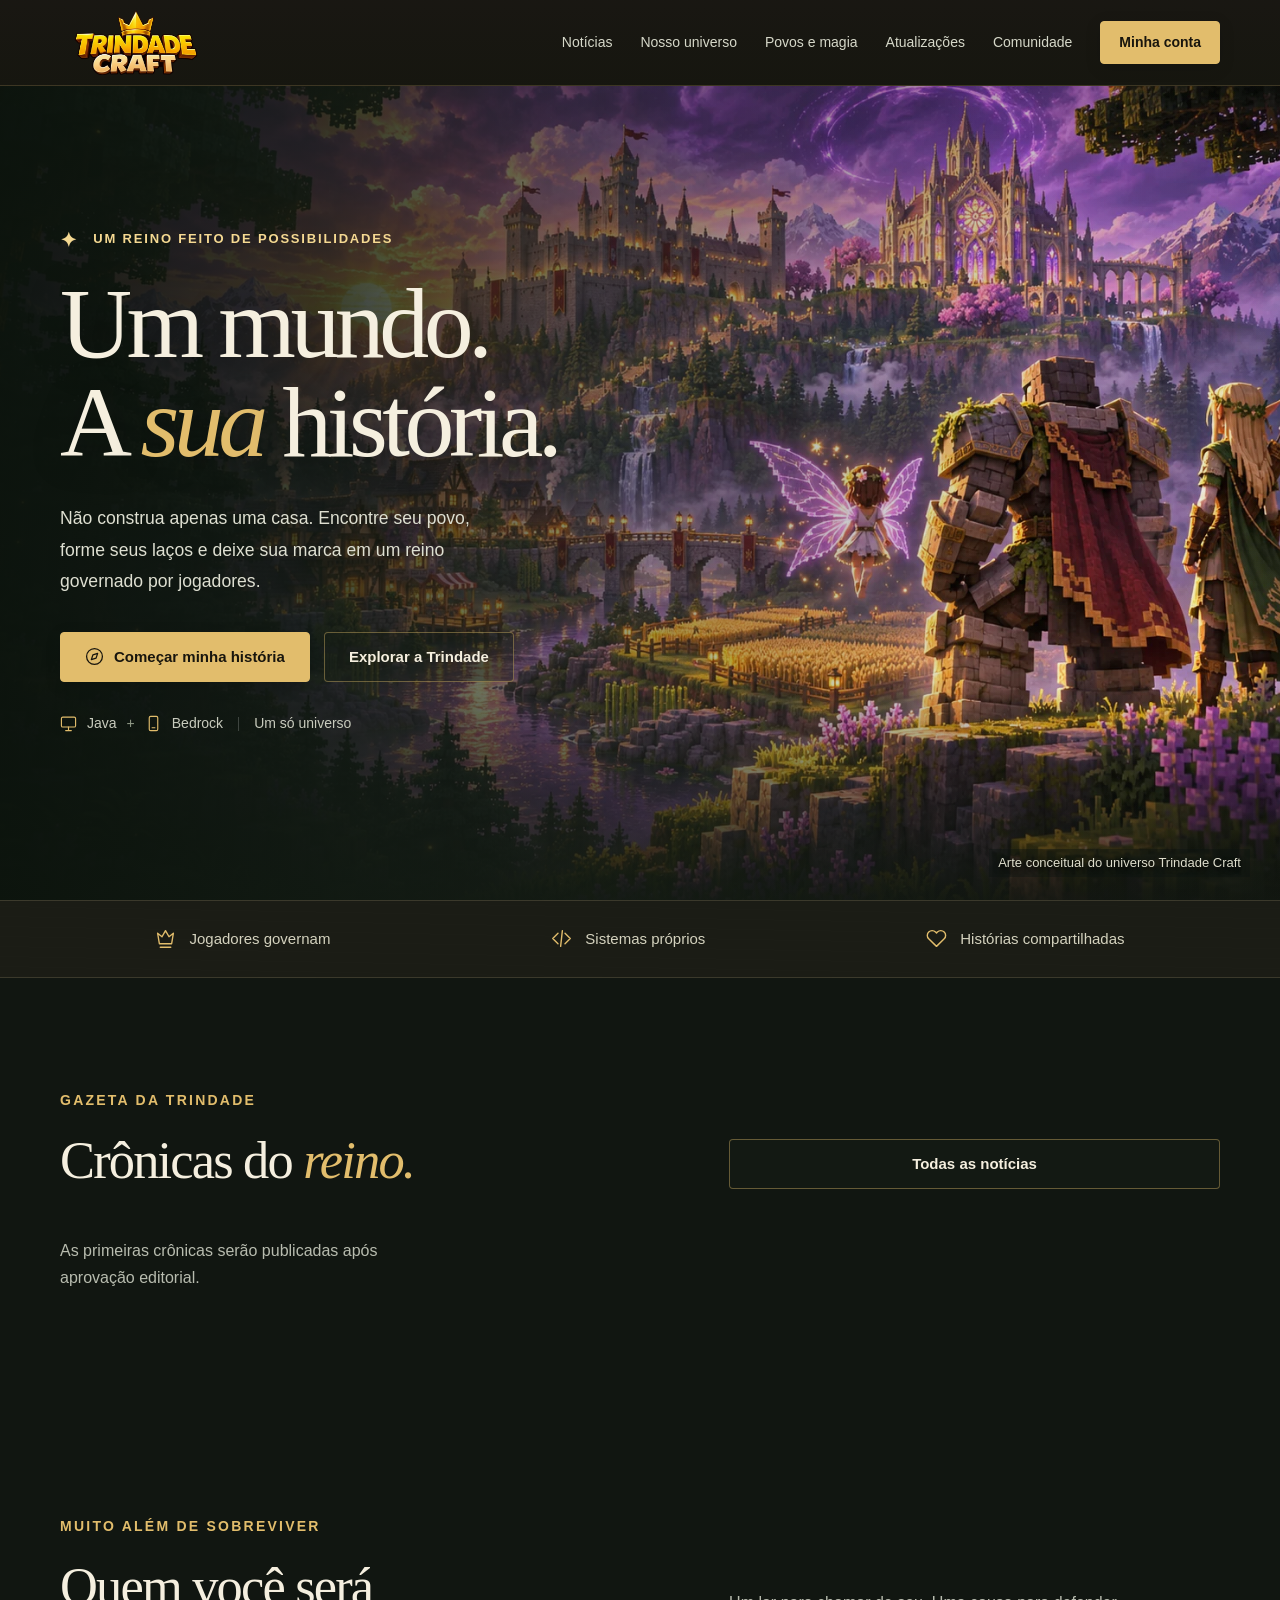
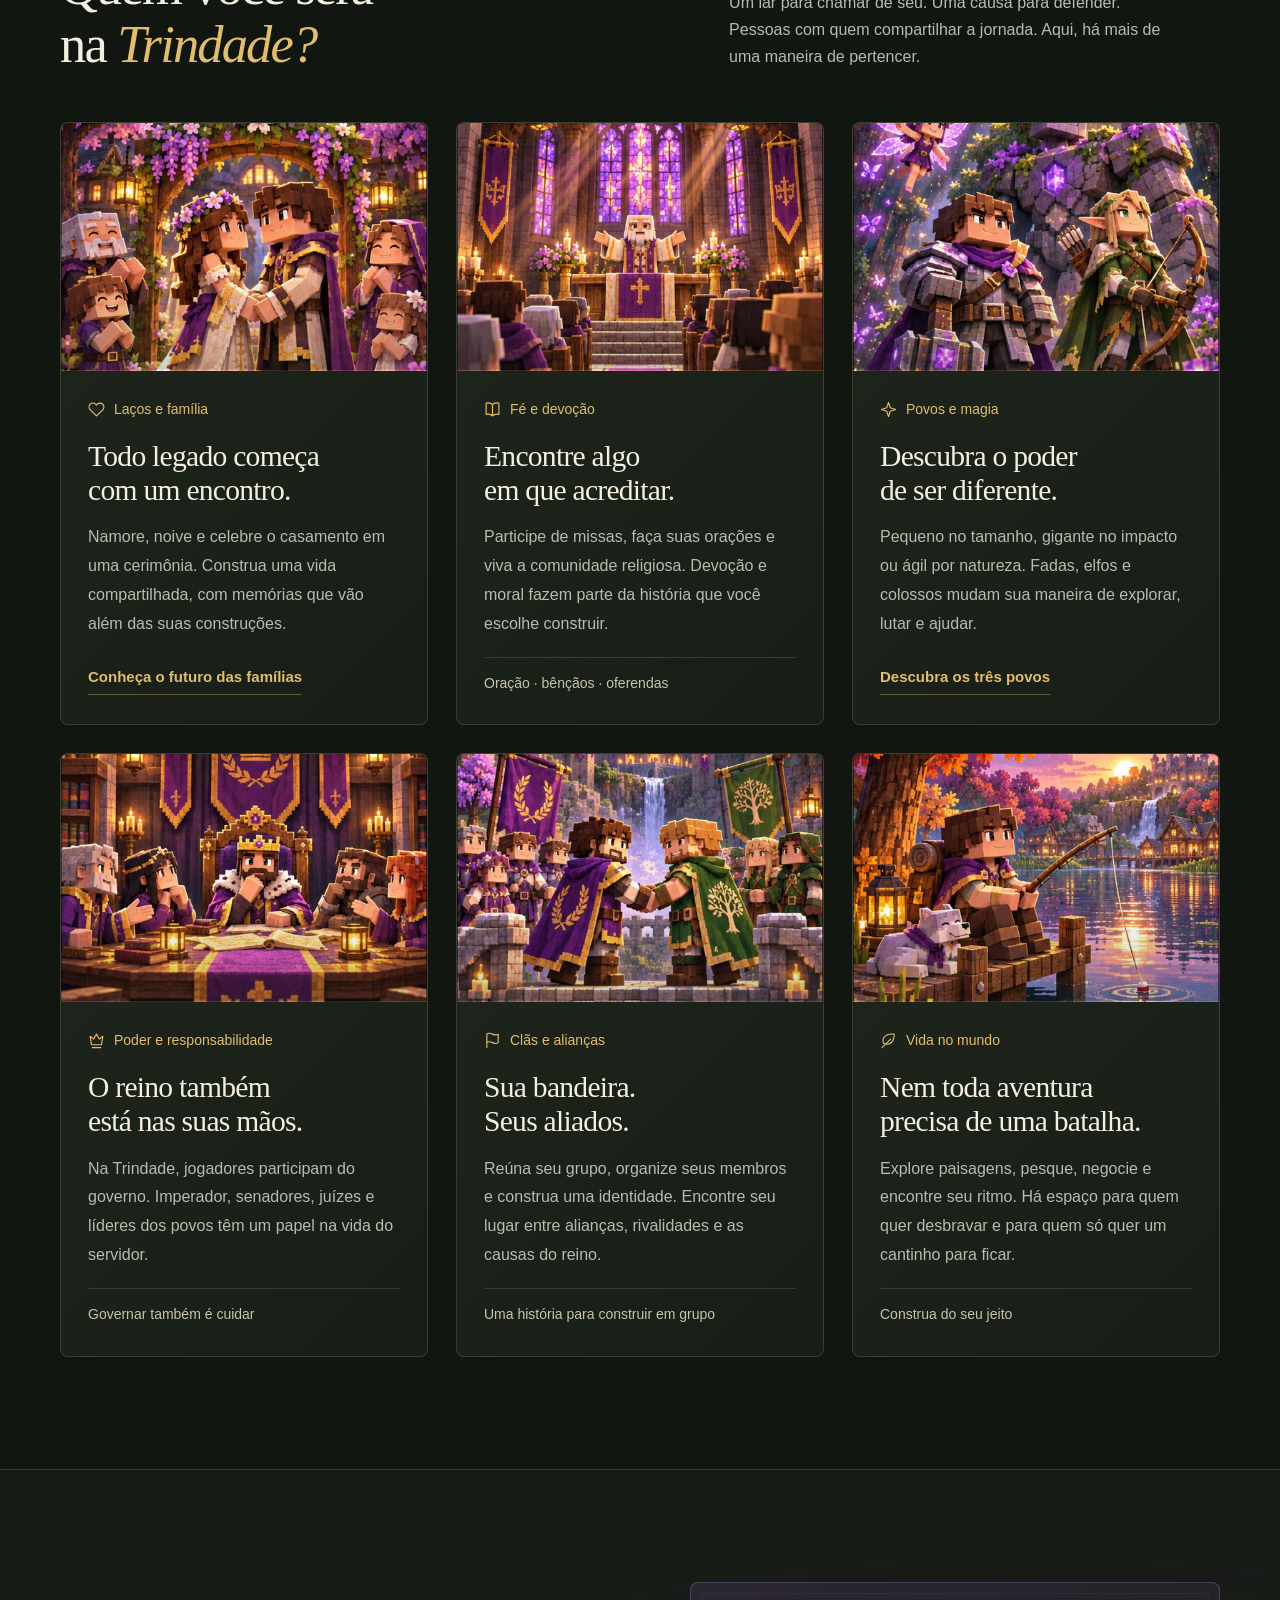
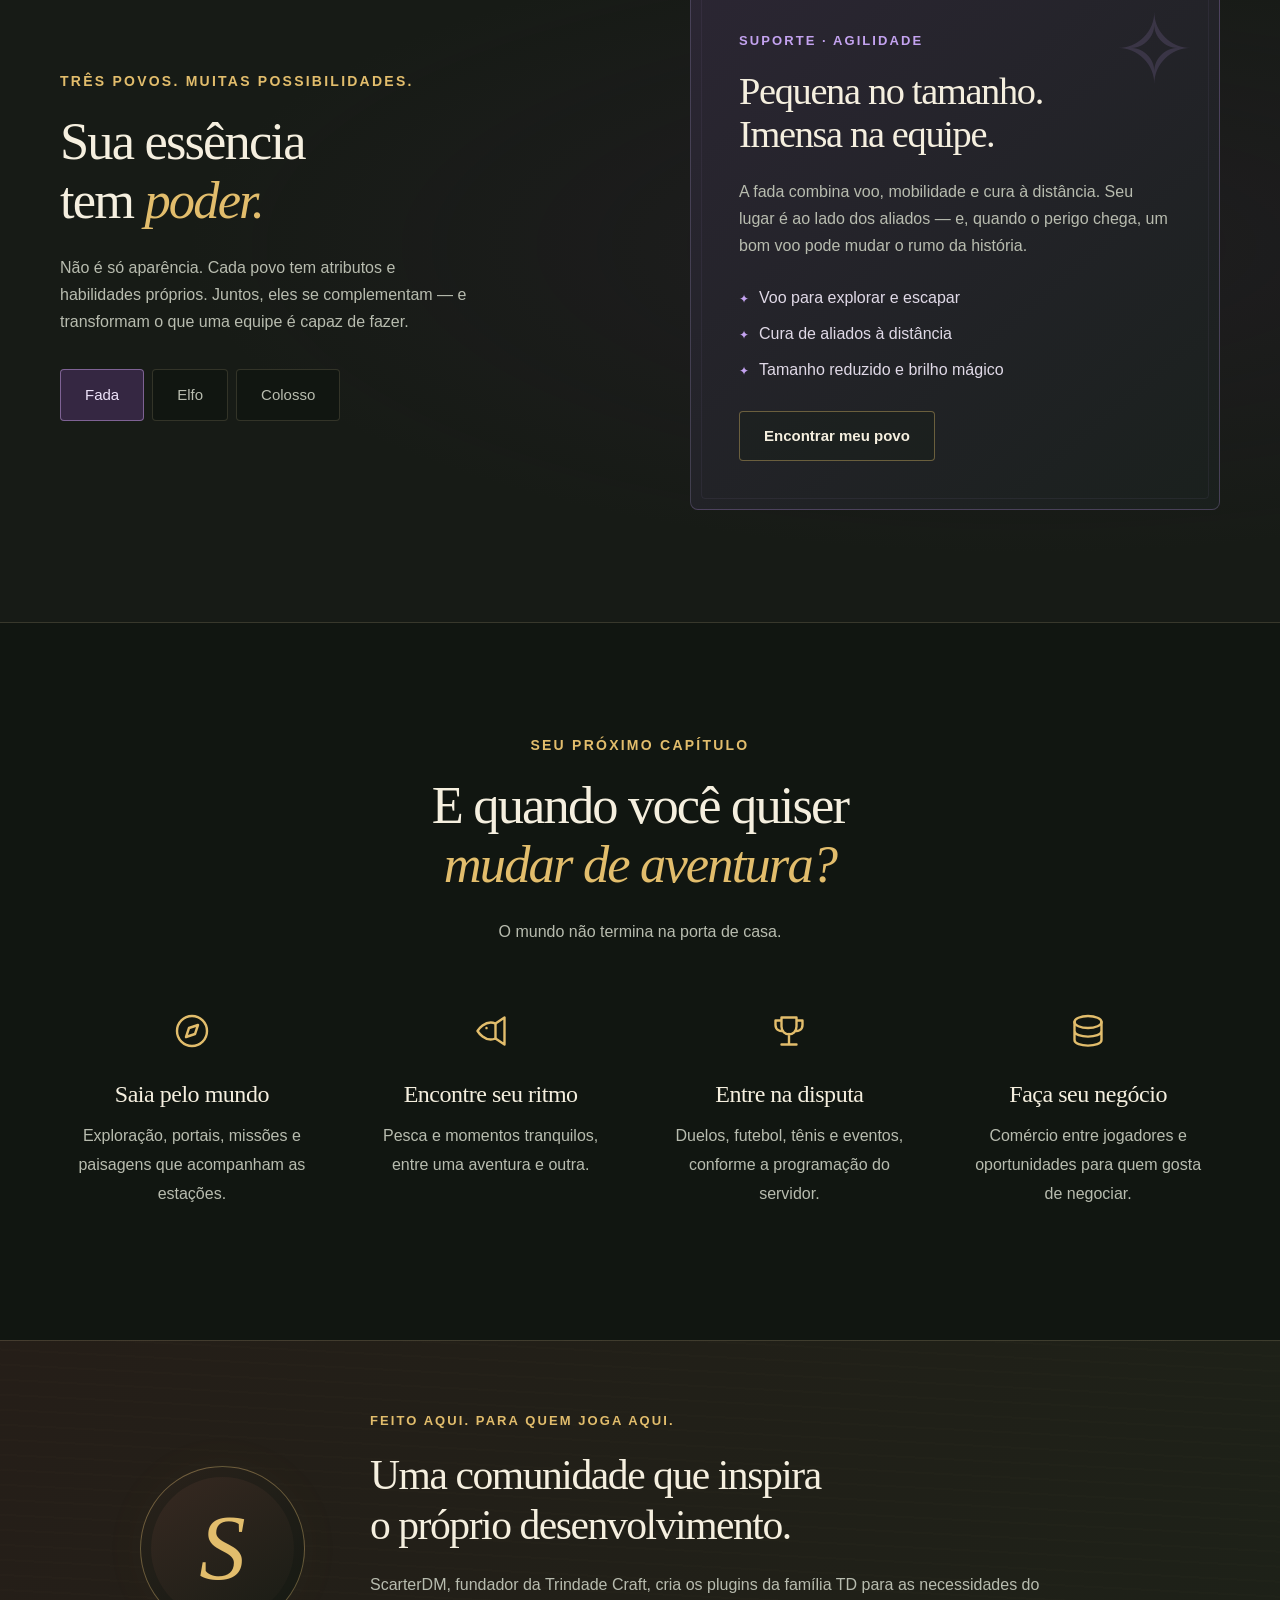
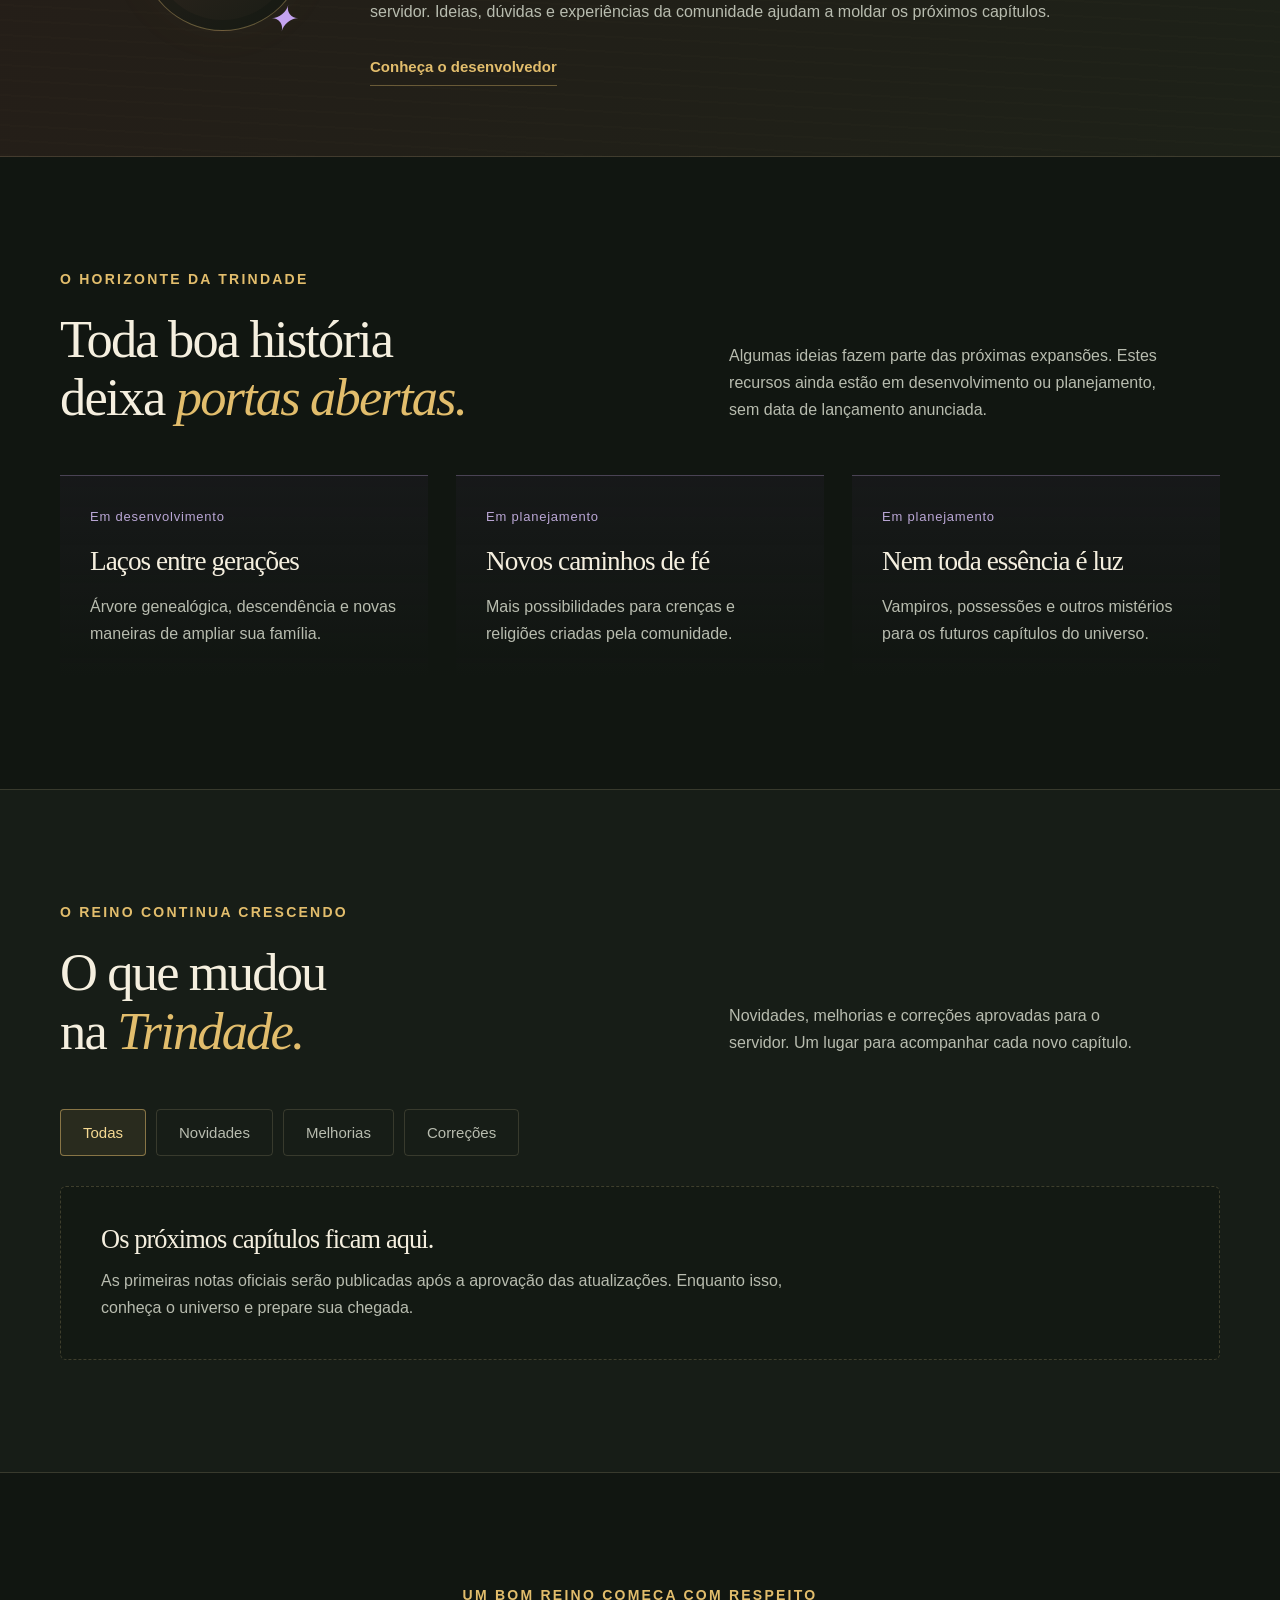
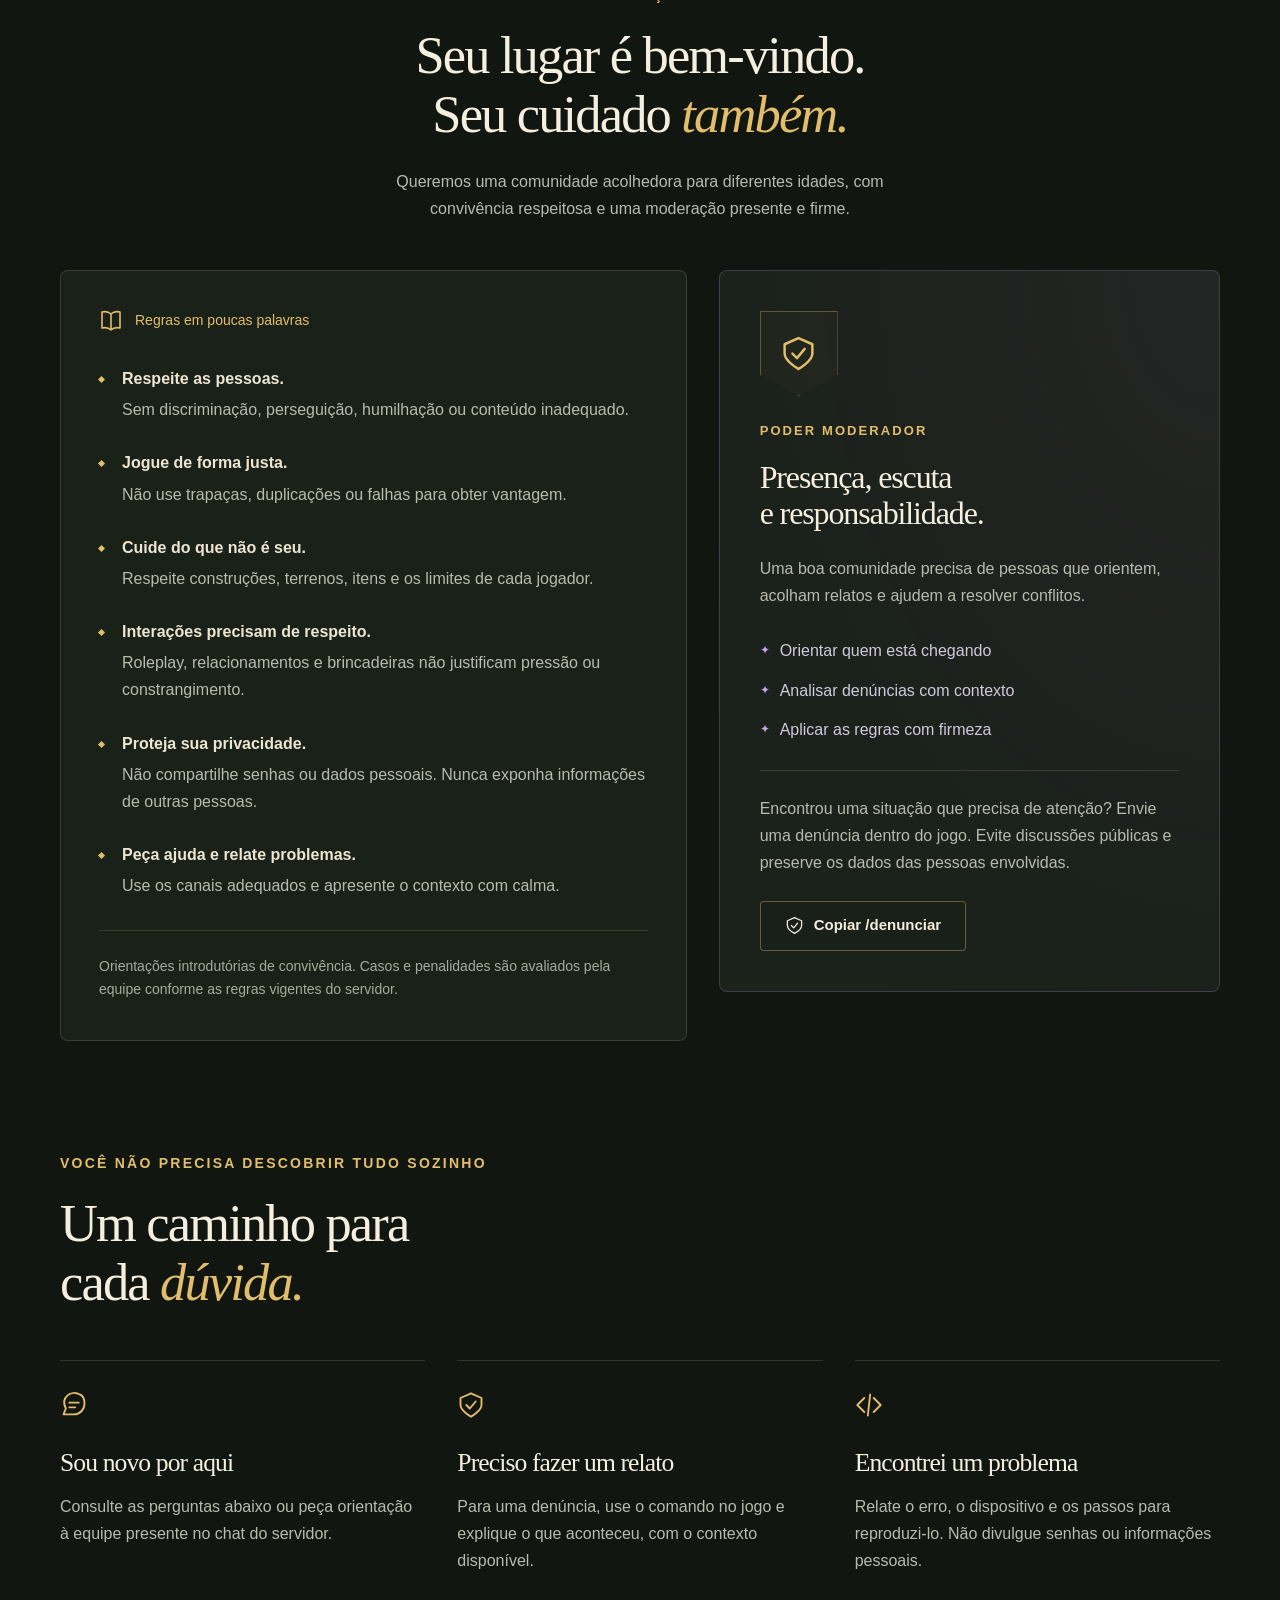
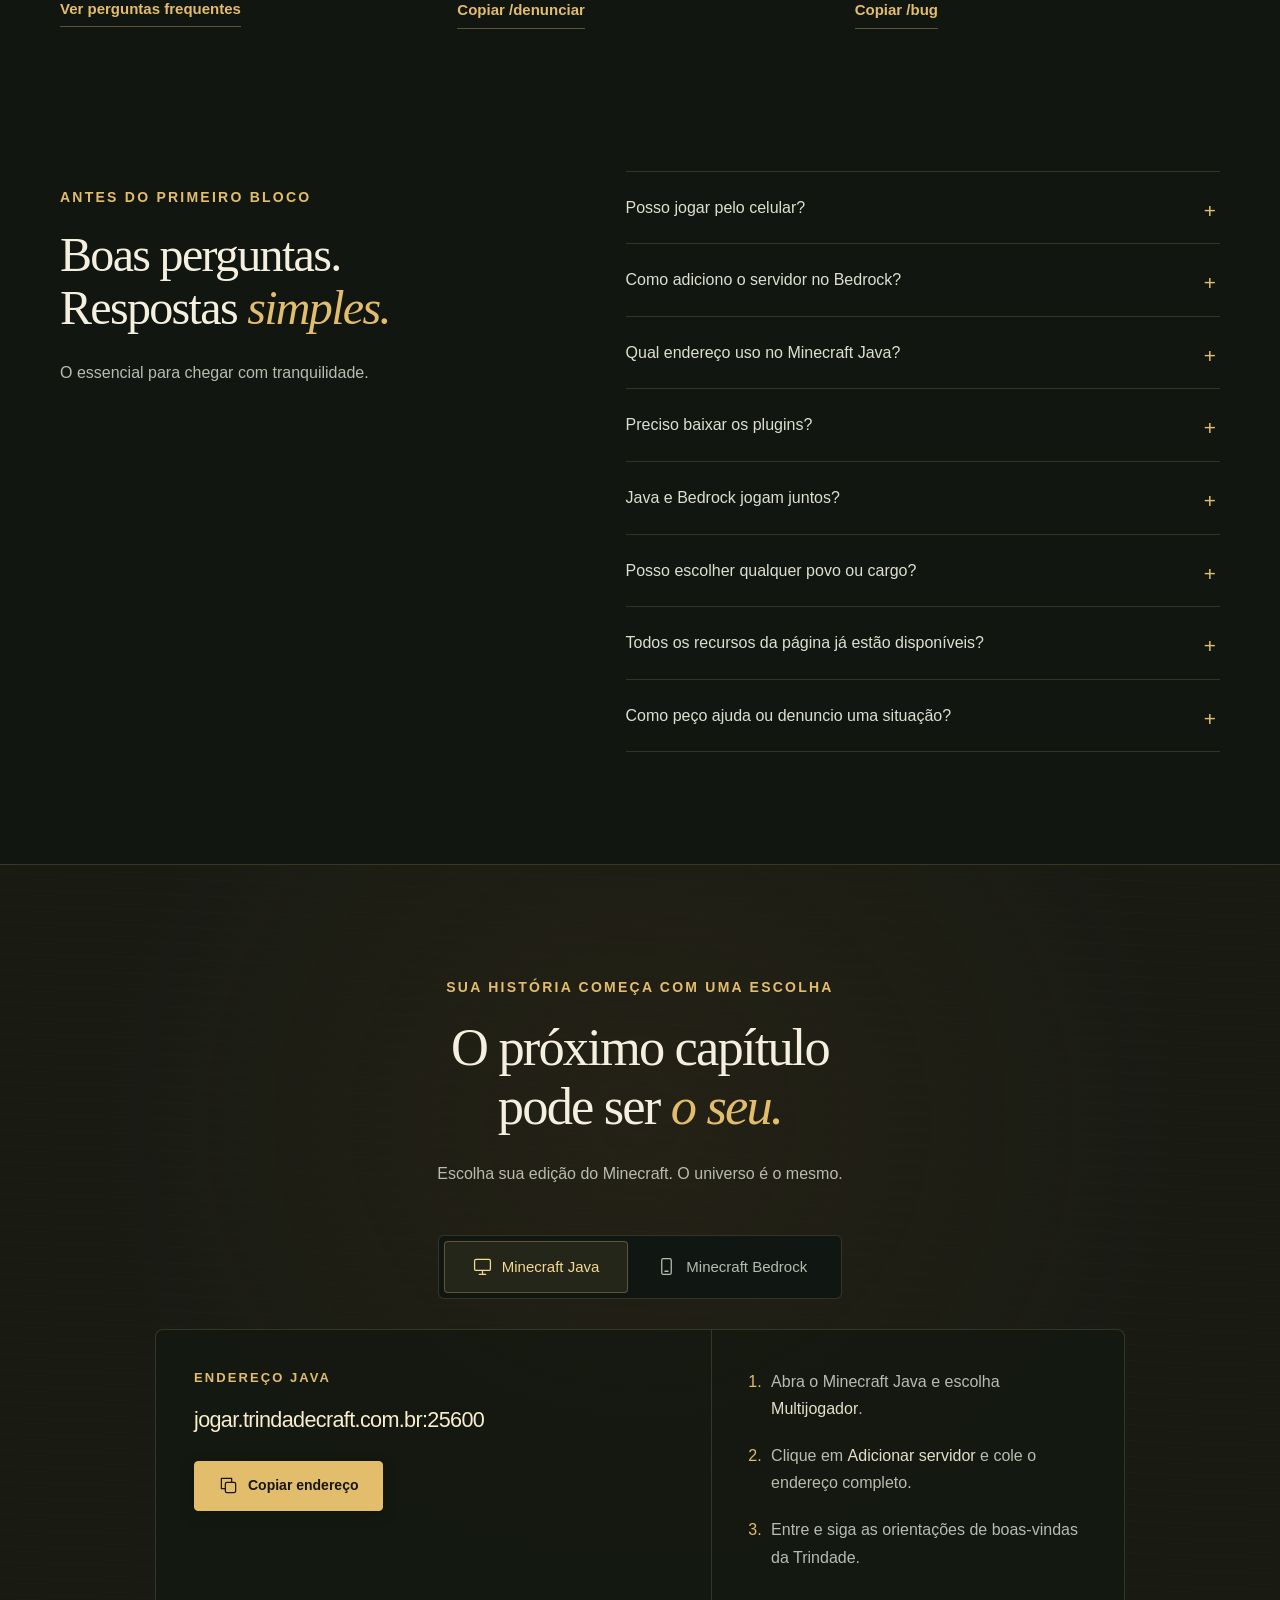
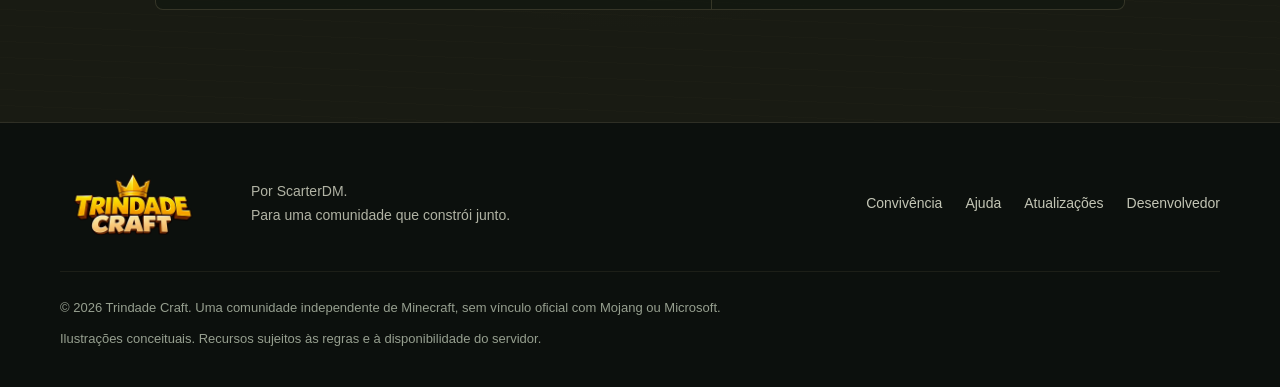
<file: index.html>
<!doctype html>
<html lang="pt-BR">
<head>
  <meta charset="utf-8">
  <meta name="viewport" content="width=device-width,initial-scale=1">
  <meta name="theme-color" content="#121610">
  <meta name="description" content="Na Trindade Craft, você constrói uma história: povos, magia, famílias, fé e um reino governado por jogadores. Entre pelo Minecraft Java ou Bedrock.">
  <meta property="og:type" content="website">
  <meta property="og:locale" content="pt_BR">
  <meta property="og:title" content="Trindade Craft — um mundo, a sua história">
  <meta property="og:description" content="Encontre seu povo. Construa seus laços. Deixe sua marca no reino. Java e Bedrock, juntos.">
  <meta property="og:image" content="https://scarterdm.github.io/ScarterDM/assets/reino-trindade.webp">
  <meta name="twitter:card" content="summary_large_image">
  <meta name="color-scheme" content="dark">
  <title>Trindade Craft — um mundo, a sua história</title>
  <link rel="icon" type="image/svg+xml" href="assets/coroa.svg">
  <link rel="preload" as="image" href="assets/reino-trindade.webp" fetchpriority="high">
  <link rel="stylesheet" href="site.css">
  <script src="site.js" defer></script>
</head>
<body>
  <svg class="svg-library" xmlns="http://www.w3.org/2000/svg" aria-hidden="true"><defs>
    <symbol id="i-crown" viewBox="0 0 24 24"><path d="m3 6 5 4 4-7 4 7 5-4-2 12H5L3 6Z"/><path d="M6 22h12"/></symbol>
    <symbol id="i-star" viewBox="0 0 24 24"><path d="m12 2 2.5 7.5L22 12l-7.5 2.5L12 22l-2.5-7.5L2 12l7.5-2.5L12 2Z"/></symbol>
    <symbol id="i-heart" viewBox="0 0 24 24"><path d="M20.8 4.6a5.5 5.5 0 0 0-7.8 0L12 5.7l-1.1-1.1a5.5 5.5 0 0 0-7.8 7.8L12 21l8.8-8.6a5.5 5.5 0 0 0 0-7.8Z"/></symbol>
    <symbol id="i-shield" viewBox="0 0 24 24"><path d="m12 2 9 4v6c0 5-9 10-9 10S3 17 3 12V6l9-4Z"/><path d="m8 12 3 3 5-6"/></symbol>
    <symbol id="i-flag" viewBox="0 0 24 24"><path d="M4 22V3m0 0c6-5 10 5 16 0v12c-6 5-10-5-16 0"/></symbol>
    <symbol id="i-leaf" viewBox="0 0 24 24"><path d="M20 3C8 2 2 8 5 16c8 4 15-2 15-13Z"/><path d="M3 22 15 10"/></symbol>
    <symbol id="i-book" viewBox="0 0 24 24"><path d="M12 21V5M3 3c4-1 7 0 9 2 2-2 5-3 9-2v16c-4-1-7 0-9 2-2-2-5-3-9-2V3Z"/></symbol>
    <symbol id="i-compass" viewBox="0 0 24 24"><circle cx="12" cy="12" r="10"/><path d="m16 8-2 6-6 2 2-6 6-2Z"/></symbol>
    <symbol id="i-trophy" viewBox="0 0 24 24"><path d="M7 3h10v6c0 7-10 7-10 0V3Zm5 11v7m-5 0h10M7 5H3v3c0 4 4 4 4 4m10-7h4v3c0 4-4 4-4 4"/></symbol>
    <symbol id="i-fish" viewBox="0 0 24 24"><path d="M3 12s5-8 12-5l6-4v18l-6-4c-7 3-12-5-12-5Z"/><path d="M9 10v.1m6-3v10"/></symbol>
    <symbol id="i-coin" viewBox="0 0 24 24"><ellipse cx="12" cy="6" rx="9" ry="4"/><path d="M3 6v6c0 5 18 5 18 0V6M3 12v6c0 5 18 5 18 0v-6"/></symbol>
    <symbol id="i-copy" viewBox="0 0 24 24"><rect x="8" y="8" width="13" height="13" rx="2"/><path d="M16 8V3H3v13h5"/></symbol>
    <symbol id="i-check" viewBox="0 0 24 24"><path d="m4 12 5 5L20 6"/></symbol>
    <symbol id="i-menu" viewBox="0 0 24 24"><path d="M3 6h18M3 12h18M3 18h18"/></symbol>
    <symbol id="i-close" viewBox="0 0 24 24"><path d="m5 5 14 14M19 5 5 19"/></symbol>
    <symbol id="i-desktop" viewBox="0 0 24 24"><rect x="2" y="3" width="20" height="14" rx="2"/><path d="M8 22h8m-4-5v5"/></symbol>
    <symbol id="i-phone" viewBox="0 0 24 24"><rect x="6" y="2" width="12" height="20" rx="2"/><path d="M10 18h4"/></symbol>
    <symbol id="i-chat" viewBox="0 0 24 24"><path d="M21 11c0 5-4 9-9 9H3l2-5c-5-10 5-16 12-12 3 1 4 4 4 8Z"/><path d="M8 10h8m-8 4h5"/></symbol>
    <symbol id="i-code" viewBox="0 0 24 24"><path d="m8 6-6 6 6 6m8-12 6 6-6 6m-3-15-2 18"/></symbol>
  </defs></svg>
  <a class="skip-link" href="#conteudo">Pular para o conteúdo</a>
  <header class="site-header">
    <div class="header-inner wrap">
      <a class="brand" href="#inicio" aria-label="Trindade Craft, início"><img src="assets/logo-trindade.webp" alt="Trindade Craft" width="1923" height="818"></a>
      <button class="menu-toggle" type="button" aria-expanded="false" aria-controls="navegacao" aria-label="Abrir navegação"><svg><use href="#i-menu"/></svg></button>
      <nav id="navegacao" aria-label="Navegação principal">
        <a href="noticias.html">Notícias</a><a href="#universo">Nosso universo</a><a href="#povos">Povos e magia</a><a href="#atualizacoes">Atualizações</a><a href="#comunidade">Comunidade</a>
        <a class="button button-small" href="conta.html">Minha conta</a>
      </nav>
    </div>
  </header>
  <main id="conteudo">
    <section class="hero" id="inicio" aria-labelledby="hero-title">
      <img class="hero-image" src="assets/reino-trindade.webp" alt="Ilustração do universo da Trindade: um reino entre montanhas, com castelo, catedral e três aventureiros — fada, colosso e elfo." width="1672" height="941" fetchpriority="high">
      <div class="hero-shade"></div><div class="motes" aria-hidden="true"><i></i><i></i><i></i><i></i><i></i></div>
      <div class="wrap hero-content">
        <p class="eyebrow"><span class="ornament">✦</span> Um reino feito de possibilidades</p>
        <h1 id="hero-title">Um mundo.<br>A <em>sua</em> história.</h1>
        <p class="hero-copy">Não construa apenas uma casa. Encontre seu povo, forme seus laços e deixe sua marca em um reino governado por jogadores.</p>
        <div class="button-row"><a class="button" href="#jogar"><svg><use href="#i-compass"/></svg> Começar minha história</a><a class="button button-ghost" href="#universo">Explorar a Trindade</a></div>
        <p class="hero-platforms"><svg><use href="#i-desktop"/></svg> Java <span>+</span><svg><use href="#i-phone"/></svg> Bedrock <span class="platform-divider"></span> Um só universo</p>
      </div>
      <div class="hero-caption">Arte conceitual do universo Trindade Craft</div>
    </section>
    <div class="kingdom-ribbon" aria-label="O que torna a Trindade especial"><div class="wrap"><span><svg><use href="#i-crown"/></svg> Jogadores governam</span><span><svg><use href="#i-code"/></svg> Sistemas próprios</span><span><svg><use href="#i-heart"/></svg> Histórias compartilhadas</span></div></div>

    <section class="section wrap" id="noticias" aria-labelledby="news-home-title"><div class="section-heading split-heading"><div><p class="eyebrow">Gazeta da Trindade</p><h2 id="news-home-title">Crônicas do <em>reino.</em></h2></div><a class="button button-ghost" href="noticias.html">Todas as notícias</a></div><div id="news-home-list" class="stories-grid"><p>As primeiras crônicas serão publicadas após aprovação editorial.</p></div></section>
    <section class="section wrap" id="universo" aria-labelledby="universe-title">
      <div class="section-heading split-heading"><div><p class="eyebrow">Muito além de sobreviver</p><h2 id="universe-title">Quem você será<br>na <em>Trindade?</em></h2></div><p>Um lar para chamar de seu. Uma causa para defender. Pessoas com quem compartilhar a jornada. Aqui, há mais de uma maneira de pertencer.</p></div>
      <div class="stories-grid">
        <article class="story-card"><div class="story-art art-family" role="img" aria-label="Ilustração de uma cerimônia de casamento em uma vila medieval"></div><div class="story-body"><span class="story-category"><svg><use href="#i-heart"/></svg> Laços e família</span><h3>Todo legado começa<br>com um encontro.</h3><p>Namore, noive e celebre o casamento em uma cerimônia. Construa uma vida compartilhada, com memórias que vão além das suas construções.</p><a class="text-link" href="#horizonte">Conheça o futuro das famílias</a></div></article>
        <article class="story-card"><div class="story-art art-faith" role="img" aria-label="Ilustração de uma missa em uma catedral com vitrais roxos"></div><div class="story-body"><span class="story-category"><svg><use href="#i-book"/></svg> Fé e devoção</span><h3>Encontre algo<br>em que acreditar.</h3><p>Participe de missas, faça suas orações e viva a comunidade religiosa. Devoção e moral fazem parte da história que você escolhe construir.</p><span class="detail-chip">Oração · bênçãos · oferendas</span></div></article>
        <article class="story-card"><div class="story-art art-magic" role="img" aria-label="Ilustração de uma fada, um elfo e um colosso em uma floresta encantada"></div><div class="story-body"><span class="story-category"><svg><use href="#i-star"/></svg> Povos e magia</span><h3>Descubra o poder<br>de ser diferente.</h3><p>Pequeno no tamanho, gigante no impacto ou ágil por natureza. Fadas, elfos e colossos mudam sua maneira de explorar, lutar e ajudar.</p><a class="text-link" href="#povos">Descubra os três povos</a></div></article>
        <article class="story-card"><div class="story-art art-council" role="img" aria-label="Ilustração de um conselho de jogadores em um salão imperial"></div><div class="story-body"><span class="story-category"><svg><use href="#i-crown"/></svg> Poder e responsabilidade</span><h3>O reino também<br>está nas suas mãos.</h3><p>Na Trindade, jogadores participam do governo. Imperador, senadores, juízes e líderes dos povos têm um papel na vida do servidor.</p><span class="detail-chip">Governar também é cuidar</span></div></article>
        <article class="story-card"><div class="story-art art-clans" role="img" aria-label="Ilustração de líderes de clãs se encontrando diante de suas bandeiras"></div><div class="story-body"><span class="story-category"><svg><use href="#i-flag"/></svg> Clãs e alianças</span><h3>Sua bandeira.<br>Seus aliados.</h3><p>Reúna seu grupo, organize seus membros e construa uma identidade. Encontre seu lugar entre alianças, rivalidades e as causas do reino.</p><span class="detail-chip">Uma história para construir em grupo</span></div></article>
        <article class="story-card"><div class="story-art art-world" role="img" aria-label="Ilustração de uma aventura tranquila com pesca e uma vila junto ao lago"></div><div class="story-body"><span class="story-category"><svg><use href="#i-leaf"/></svg> Vida no mundo</span><h3>Nem toda aventura<br>precisa de uma batalha.</h3><p>Explore paisagens, pesque, negocie e encontre seu ritmo. Há espaço para quem quer desbravar e para quem só quer um cantinho para ficar.</p><span class="detail-chip">Construa do seu jeito</span></div></article>
      </div>
    </section>

    <section class="peoples-section section" id="povos" aria-labelledby="peoples-title"><div class="wrap peoples-layout">
      <div class="peoples-intro"><p class="eyebrow">Três povos. Muitas possibilidades.</p><h2 id="peoples-title">Sua essência<br>tem <em>poder.</em></h2><p>Não é só aparência. Cada povo tem atributos e habilidades próprios. Juntos, eles se complementam — e transformam o que uma equipe é capaz de fazer.</p><div class="people-tabs" role="tablist" aria-label="Conheça os povos"><button type="button" role="tab" id="tab-fada" aria-controls="people-panel" aria-selected="true" data-race="fada">Fada</button><button type="button" role="tab" id="tab-elfo" aria-controls="people-panel" aria-selected="false" tabindex="-1" data-race="elfo">Elfo</button><button type="button" role="tab" id="tab-colosso" aria-controls="people-panel" aria-selected="false" tabindex="-1" data-race="colosso">Colosso</button></div><noscript><p>Os três povos são fadas de suporte, elfos ágeis e colossos de força e impacto.</p></noscript></div>
      <div class="people-panel" id="people-panel" role="tabpanel" aria-labelledby="tab-fada" tabindex="0"><div class="people-glyph" aria-hidden="true">✧</div><p class="eyebrow" id="race-role">Suporte · agilidade</p><h3 id="race-name">Pequena no tamanho.<br>Imensa na equipe.</h3><p id="race-description">A fada combina voo, mobilidade e cura à distância. Seu lugar é ao lado dos aliados — e, quando o perigo chega, um bom voo pode mudar o rumo da história.</p><ul class="ability-list" id="race-abilities"><li>Voo para explorar e escapar</li><li>Cura de aliados à distância</li><li>Tamanho reduzido e brilho mágico</li></ul><a class="button button-ghost" href="#jogar">Encontrar meu povo</a></div>
    </div></section>

    <section class="section wrap activities" aria-labelledby="activities-title"><div class="section-heading centered"><p class="eyebrow">Seu próximo capítulo</p><h2 id="activities-title">E quando você quiser<br><em>mudar de aventura?</em></h2><p>O mundo não termina na porta de casa.</p></div><div class="activity-grid">
      <article><svg><use href="#i-compass"/></svg><h3>Saia pelo mundo</h3><p>Exploração, portais, missões e paisagens que acompanham as estações.</p></article><article><svg><use href="#i-fish"/></svg><h3>Encontre seu ritmo</h3><p>Pesca e momentos tranquilos, entre uma aventura e outra.</p></article><article><svg><use href="#i-trophy"/></svg><h3>Entre na disputa</h3><p>Duelos, futebol, tênis e eventos, conforme a programação do servidor.</p></article><article><svg><use href="#i-coin"/></svg><h3>Faça seu negócio</h3><p>Comércio entre jogadores e oportunidades para quem gosta de negociar.</p></article>
    </div></section>

    <section class="founder-band"><div class="wrap founder-layout"><div class="founder-monogram" aria-hidden="true">S<span>✦</span></div><div><p class="eyebrow">Feito aqui. Para quem joga aqui.</p><h2>Uma comunidade que inspira<br>o próprio desenvolvimento.</h2><p>ScarterDM, fundador da Trindade Craft, cria os plugins da família TD para as necessidades do servidor. Ideias, dúvidas e experiências da comunidade ajudam a moldar os próximos capítulos.</p><a class="text-link" href="https://github.com/ScarterDM" target="_blank" rel="noopener noreferrer">Conheça o desenvolvedor</a></div></div></section>

    <section class="section wrap" id="horizonte" aria-labelledby="horizon-title"><div class="section-heading split-heading"><div><p class="eyebrow">O horizonte da Trindade</p><h2 id="horizon-title">Toda boa história<br>deixa <em>portas abertas.</em></h2></div><p>Algumas ideias fazem parte das próximas expansões. Estes recursos ainda estão em desenvolvimento ou planejamento, sem data de lançamento anunciada.</p></div><div class="horizon-grid"><article><span class="development-label">Em desenvolvimento</span><h3>Laços entre gerações</h3><p>Árvore genealógica, descendência e novas maneiras de ampliar sua família.</p></article><article><span class="development-label">Em planejamento</span><h3>Novos caminhos de fé</h3><p>Mais possibilidades para crenças e religiões criadas pela comunidade.</p></article><article><span class="development-label">Em planejamento</span><h3>Nem toda essência é luz</h3><p>Vampiros, possessões e outros mistérios para os futuros capítulos do universo.</p></article></div></section>

    <section class="section updates-section" id="atualizacoes" aria-labelledby="updates-title"><div class="wrap"><div class="section-heading split-heading"><div><p class="eyebrow">O reino continua crescendo</p><h2 id="updates-title">O que mudou<br>na <em>Trindade.</em></h2></div><p>Novidades, melhorias e correções aprovadas para o servidor. Um lugar para acompanhar cada novo capítulo.</p></div><div class="update-filters" role="group" aria-label="Filtrar notas de atualização"><button type="button" class="filter active" aria-pressed="true" data-filter="todas">Todas</button><button type="button" class="filter" aria-pressed="false" data-filter="novidade">Novidades</button><button type="button" class="filter" aria-pressed="false" data-filter="melhoria">Melhorias</button><button type="button" class="filter" aria-pressed="false" data-filter="correcao">Correções</button></div><div id="updates-list" class="updates-list" aria-live="polite"><div class="updates-empty"><svg><use href="#i-book"/></svg><div><h3>Os próximos capítulos ficam aqui.</h3><p>As primeiras notas oficiais serão publicadas após a aprovação das atualizações. Enquanto isso, conheça o universo e prepare sua chegada.</p></div></div></div></div></section>

    <section class="section wrap community-section" id="comunidade" aria-labelledby="community-title"><div class="section-heading centered"><p class="eyebrow">Um bom reino começa com respeito</p><h2 id="community-title">Seu lugar é bem-vindo.<br>Seu cuidado <em>também.</em></h2><p>Queremos uma comunidade acolhedora para diferentes idades, com convivência respeitosa e uma moderação presente e firme.</p></div><div class="community-layout"><div class="rules-panel" id="regras"><span class="panel-kicker"><svg><use href="#i-book"/></svg> Regras em poucas palavras</span><ul class="rules-list"><li><strong>Respeite as pessoas.</strong><span>Sem discriminação, perseguição, humilhação ou conteúdo inadequado.</span></li><li><strong>Jogue de forma justa.</strong><span>Não use trapaças, duplicações ou falhas para obter vantagem.</span></li><li><strong>Cuide do que não é seu.</strong><span>Respeite construções, terrenos, itens e os limites de cada jogador.</span></li><li><strong>Interações precisam de respeito.</strong><span>Roleplay, relacionamentos e brincadeiras não justificam pressão ou constrangimento.</span></li><li><strong>Proteja sua privacidade.</strong><span>Não compartilhe senhas ou dados pessoais. Nunca exponha informações de outras pessoas.</span></li><li><strong>Peça ajuda e relate problemas.</strong><span>Use os canais adequados e apresente o contexto com calma.</span></li></ul><p class="small-note">Orientações introdutórias de convivência. Casos e penalidades são avaliados pela equipe conforme as regras vigentes do servidor.</p></div><aside class="moderation-panel"><div class="moderation-emblem"><svg><use href="#i-shield"/></svg></div><p class="eyebrow">Poder Moderador</p><h3>Presença, escuta<br>e responsabilidade.</h3><p>Uma boa comunidade precisa de pessoas que orientem, acolham relatos e ajudem a resolver conflitos.</p><div class="moderation-principles"><span>Orientar quem está chegando</span><span>Analisar denúncias com contexto</span><span>Aplicar as regras com firmeza</span></div><p>Encontrou uma situação que precisa de atenção? Envie uma denúncia dentro do jogo. Evite discussões públicas e preserve os dados das pessoas envolvidas.</p><button class="button button-ghost" type="button" data-copy="/denunciar"><svg><use href="#i-shield"/></svg> Copiar /denunciar</button></aside></div></section>

    <section class="section wrap help-section" id="ajuda" aria-labelledby="help-title"><div class="section-heading"><p class="eyebrow">Você não precisa descobrir tudo sozinho</p><h2 id="help-title">Um caminho para<br>cada <em>dúvida.</em></h2></div><div class="help-grid"><article><svg><use href="#i-chat"/></svg><h3>Sou novo por aqui</h3><p>Consulte as perguntas abaixo ou peça orientação à equipe presente no chat do servidor.</p><a class="text-link" href="#perguntas">Ver perguntas frequentes</a></article><article><svg><use href="#i-shield"/></svg><h3>Preciso fazer um relato</h3><p>Para uma denúncia, use o comando no jogo e explique o que aconteceu, com o contexto disponível.</p><button class="text-link" type="button" data-copy="/denunciar">Copiar /denunciar</button></article><article><svg><use href="#i-code"/></svg><h3>Encontrei um problema</h3><p>Relate o erro, o dispositivo e os passos para reproduzi-lo. Não divulgue senhas ou informações pessoais.</p><button class="text-link" type="button" data-copy="/bug">Copiar /bug</button></article></div></section>

    <section class="section wrap faq-section" id="perguntas" aria-labelledby="faq-title"><div class="faq-intro"><p class="eyebrow">Antes do primeiro bloco</p><h2 id="faq-title">Boas perguntas.<br>Respostas <em>simples.</em></h2><p>O essencial para chegar com tranquilidade.</p></div><div class="faq-list"><details><summary>Posso jogar pelo celular?</summary><div><p>Sim, pelo Minecraft Bedrock. Adicione <strong>bedrock.trindadecraft.com.br</strong> e use a porta <strong>443</strong>. No Java, o endereço é diferente. Os dois estão na seção Como entrar.</p></div></details><details><summary>Como adiciono o servidor no Bedrock?</summary><div><p>Abra Jogar, entre em Servidores e procure Adicionar servidor, quando essa opção estiver disponível. Preencha o nome Trindade Craft, o endereço Bedrock e a porta 443. Os botões automáticos abaixo ajudam em dispositivos compatíveis.</p><p>Em consoles, a adição de servidores personalizados depende das opções oferecidas pela plataforma.</p></div></details><details><summary>Qual endereço uso no Minecraft Java?</summary><div><p>Em Multijogador, escolha Adicionar servidor e informe <strong>jogar.trindadecraft.com.br:25600</strong>. Copie o endereço completo, incluindo a porta.</p></div></details><details><summary>Preciso baixar os plugins?</summary><div><p>Não. Os plugins são executados pelo servidor. Você precisa do Minecraft compatível; quando oferecido, o pacote de recursos do servidor permite ver seus elementos visuais personalizados.</p></div></details><details><summary>Java e Bedrock jogam juntos?</summary><div><p>Sim. A Trindade utiliza uma ponte entre as edições. Algumas interfaces, efeitos e recursos visuais podem variar entre dispositivos e versões.</p></div></details><details><summary>Posso escolher qualquer povo ou cargo?</summary><div><p>Os povos seguem as opções do oráculo e as regras de balanceamento configuradas no servidor. Cargos e lideranças seguem seus próprios critérios, vagas e aprovações. Entrar no servidor não garante um cargo.</p></div></details><details><summary>Todos os recursos da página já estão disponíveis?</summary><div><p>Os sistemas evoluem por etapas e podem ter módulos temporariamente desativados. Recursos marcados como em desenvolvimento ou planejamento ainda não são uma promessa de lançamento. Consulte as notas oficiais e as orientações da equipe.</p></div></details><details><summary>Como peço ajuda ou denuncio uma situação?</summary><div><p>Peça orientação no chat à equipe presente. Para uma denúncia, use <strong>/denunciar</strong>. Para falhas do servidor, use <strong>/bug</strong>. Não compartilhe sua senha, nem exponha dados pessoais no chat.</p></div></details></div></section>

    <section class="section join-section" id="jogar" aria-labelledby="join-title"><div class="wrap"><div class="section-heading centered"><p class="eyebrow">Sua história começa com uma escolha</p><h2 id="join-title">O próximo capítulo<br>pode ser <em>o seu.</em></h2><p>Escolha sua edição do Minecraft. O universo é o mesmo.</p></div><div class="join-tabs" role="tablist" aria-label="Escolha sua edição do Minecraft"><button type="button" id="tab-java" role="tab" aria-selected="true" aria-controls="join-java" data-edition="java"><svg><use href="#i-desktop"/></svg> Minecraft Java</button><button type="button" id="tab-bedrock" role="tab" aria-selected="false" aria-controls="join-bedrock" tabindex="-1" data-edition="bedrock"><svg><use href="#i-phone"/></svg> Minecraft Bedrock</button></div>
      <div class="join-panel" id="join-java" role="tabpanel" aria-labelledby="tab-java"><div class="join-address"><p class="eyebrow">Endereço Java</p><code>jogar.trindadecraft.com.br:25600</code><button type="button" class="button" data-copy="jogar.trindadecraft.com.br:25600"><svg><use href="#i-copy"/></svg> Copiar endereço</button></div><ol class="join-steps"><li>Abra o Minecraft Java e escolha <strong>Multijogador</strong>.</li><li>Clique em <strong>Adicionar servidor</strong> e cole o endereço completo.</li><li>Entre e siga as orientações de boas-vindas da Trindade.</li></ol></div>
      <div class="join-panel" id="join-bedrock" role="tabpanel" aria-labelledby="tab-bedrock" hidden><div class="join-address"><p class="eyebrow">Endereço Bedrock</p><code>bedrock.trindadecraft.com.br</code><span class="port-chip">Porta <strong>443</strong></span><div class="button-row"><button type="button" class="button" data-copy="bedrock.trindadecraft.com.br"><svg><use href="#i-copy"/></svg> Copiar endereço</button><button type="button" class="button button-ghost" data-copy="443">Copiar porta</button></div><div class="bedrock-links"><a href="minecraft://?addExternalServer=Trindade%20Craft%7Cbedrock.trindadecraft.com.br%3A443">Adicionar ao Minecraft</a><a href="minecraft://connect?serverUrl=bedrock.trindadecraft.com.br&amp;serverPort=443">Abrir conexão direta</a></div><p class="small-note">Os atalhos dependem do dispositivo e da versão do Minecraft. Se não abrirem o jogo, use os dados acima.</p></div><ol class="join-steps"><li>Abra o Minecraft Bedrock e entre em <strong>Jogar · Servidores</strong>.</li><li>Quando disponível, escolha <strong>Adicionar servidor</strong>.</li><li>Informe o nome <strong>Trindade Craft</strong>, o endereço e a porta <strong>443</strong>.</li></ol></div>
    </div></section>
  </main>
  <footer class="site-footer"><div class="wrap footer-main"><a class="brand footer-brand" href="#inicio" aria-label="Voltar ao início"><img src="assets/logo-trindade.webp" alt="Trindade Craft" width="1923" height="818" loading="lazy"></a><p>Por ScarterDM.<br>Para uma comunidade que constrói junto.</p><nav aria-label="Navegação do rodapé"><a href="#regras">Convivência</a><a href="#ajuda">Ajuda</a><a href="#atualizacoes">Atualizações</a><a href="https://github.com/ScarterDM" target="_blank" rel="noopener noreferrer">Desenvolvedor</a></nav></div><div class="wrap footer-bottom"><p>© 2026 Trindade Craft. Uma comunidade independente de Minecraft, sem vínculo oficial com Mojang ou Microsoft.</p><p>Ilustrações conceituais. Recursos sujeitos às regras e à disponibilidade do servidor.</p></div></footer>
  <div class="toast" id="toast" role="status" aria-live="polite" hidden></div>
  <noscript><div class="no-script">Você pode navegar pela página sem JavaScript. Para ver os dados Bedrock, consulte as perguntas frequentes. Os botões de copiar e as abas precisam de JavaScript.</div></noscript>
</body>
</html>
</file>
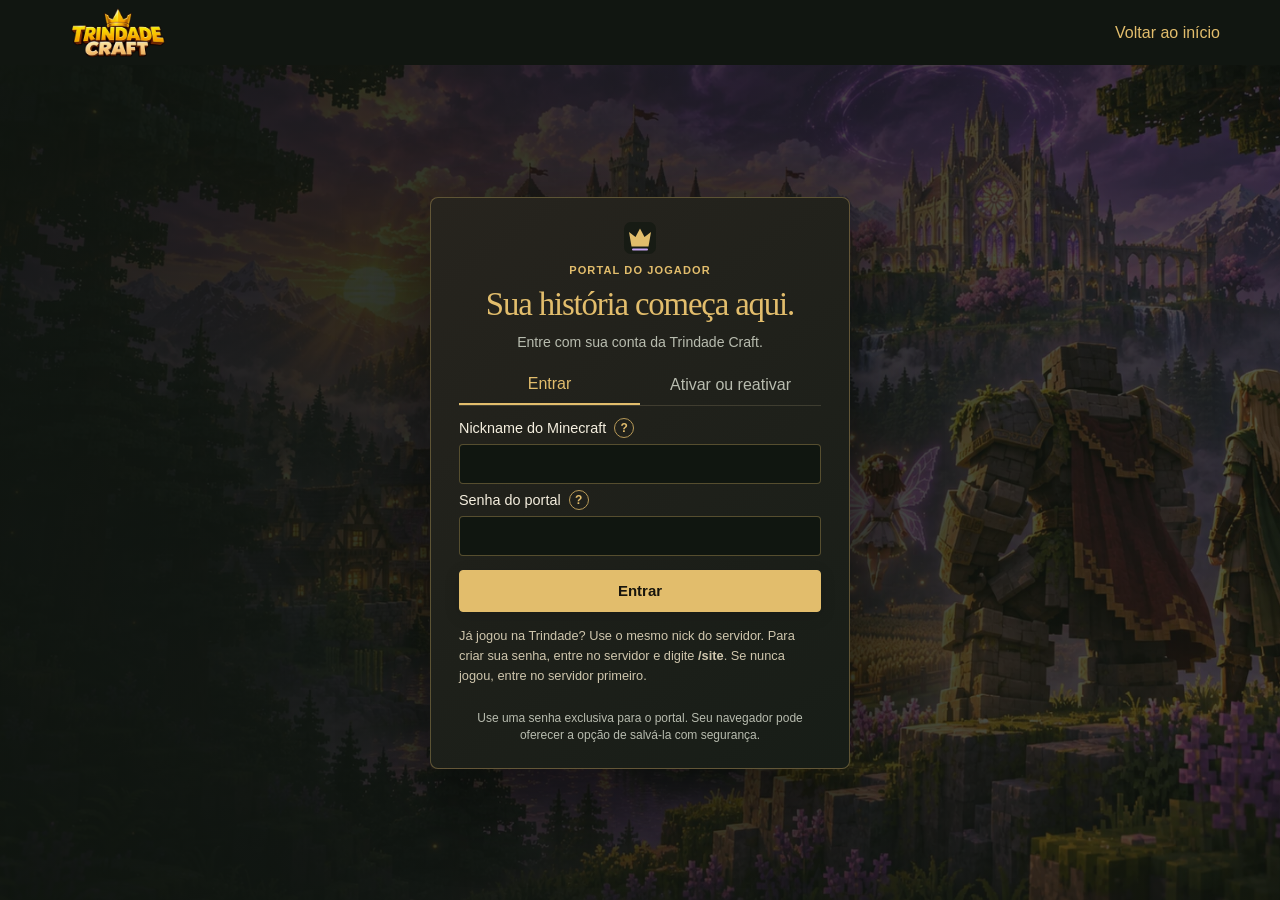
<file: conta.html>
<!doctype html><html lang="pt-BR"><head><meta charset="utf-8"><meta name="viewport" content="width=device-width,initial-scale=1"><meta name="referrer" content="no-referrer"><meta http-equiv="Content-Security-Policy" content="default-src 'none'; script-src 'self'; style-src 'self'; img-src 'self' https://project-crafting.github.io; connect-src https://api.trindadecraft.com.br:25585; base-uri 'none'; form-action 'none'; object-src 'none'"><title>Conta | Trindade Craft</title><link rel="icon" href="assets/coroa.svg"><link rel="stylesheet" href="site.css"><link rel="stylesheet" href="conta.css?v=cover-9"><script src="conta.js?v=cover-9" defer></script></head><body><header class="account-header wrap"><a href="index.html"><img src="assets/logo-trindade.webp" width="152" alt="Trindade Craft"></a><a href="index.html">Voltar ao início</a></header><main class="account-main"><section class="account-card" aria-labelledby="account-title"><img class="account-crown" src="assets/coroa.svg" alt=""><p class="eyebrow">Portal do jogador</p><h1 id="account-title">Sua história começa aqui.</h1><p>Entre com sua conta da Trindade Craft.</p><div id="account-forms" hidden><div class="account-tabs"><button type="button" id="show-login" aria-pressed="true">Entrar</button><button type="button" id="show-activate" aria-pressed="false">Ativar ou reativar</button></div><form id="login"><div class="field-label"><label for="nick">Nickname do Minecraft</label><span class="help-anchor"><button type="button" class="help-trigger" aria-label="Ajuda sobre nickname" aria-expanded="false">?</button><span class="help-bubble" role="tooltip" hidden>Use o nick cadastrado dentro do servidor. Se você nunca entrou na Trindade Craft, o site ainda não conhece sua conta.</span></span></div><input id="nick" autocomplete="username" maxlength="64" required><div class="field-label"><label for="password">Senha do portal</label><span class="help-anchor"><button type="button" class="help-trigger" aria-label="Ajuda sobre senha" aria-expanded="false">?</button><span class="help-bubble" role="tooltip" hidden>Use a senha que você criou dentro do servidor com o comando /site.</span></span></div><input id="password" type="password" autocomplete="current-password" maxlength="128" required><button class="button" type="submit">Entrar</button><p class="login-guide">Já jogou na Trindade? Use o mesmo nick do servidor. Para criar sua senha, entre no servidor e digite <strong>/site</strong>. Se nunca jogou, entre no servidor primeiro.</p></form><form id="activate" hidden><p>Entre no servidor da Trindade Craft e digite /site no chat. Crie sua senha, se ainda não tiver uma, e escolha a opção de gerar PIN. Volte aqui e informe seu nick, sua senha e o código de quatro números. O PIN vale por 5 minutos.</p><label for="activation-nick">Nickname do Minecraft</label><input id="activation-nick" autocomplete="username" maxlength="64" required><label for="activation-pin">PIN de quatro dígitos</label><input id="activation-pin" inputmode="numeric" autocomplete="one-time-code" pattern="[0-9]{4}" minlength="4" maxlength="4" required><label for="activation-password">Senha do portal</label><input id="activation-password" type="password" autocomplete="current-password" minlength="12" maxlength="128" required><button class="button" type="submit">Confirmar PIN</button></form></div><noscript><p>Ative o JavaScript para acessar o portal.</p></noscript><section id="signed-in" hidden><h2>Seu diário de aventuras</h2><p id="identity"></p><p class="portal-verified">Conta autenticada pelo servidor</p><nav id="portal-nav" aria-label="Áreas do portal"></nav><section id="portal-view" aria-live="polite"></section><button id="logout" class="button button-ghost" type="button">Encerrar sessão</button></section><p id="account-status" role="status" aria-live="polite"></p><p class="account-note">Use uma senha exclusiva para o portal. Seu navegador pode oferecer a opção de salvá-la com segurança.</p><div id="portal-loading" hidden role="status" aria-label="Carregando"><span class="portal-spinner"></span></div></section></main></body></html>
</file>
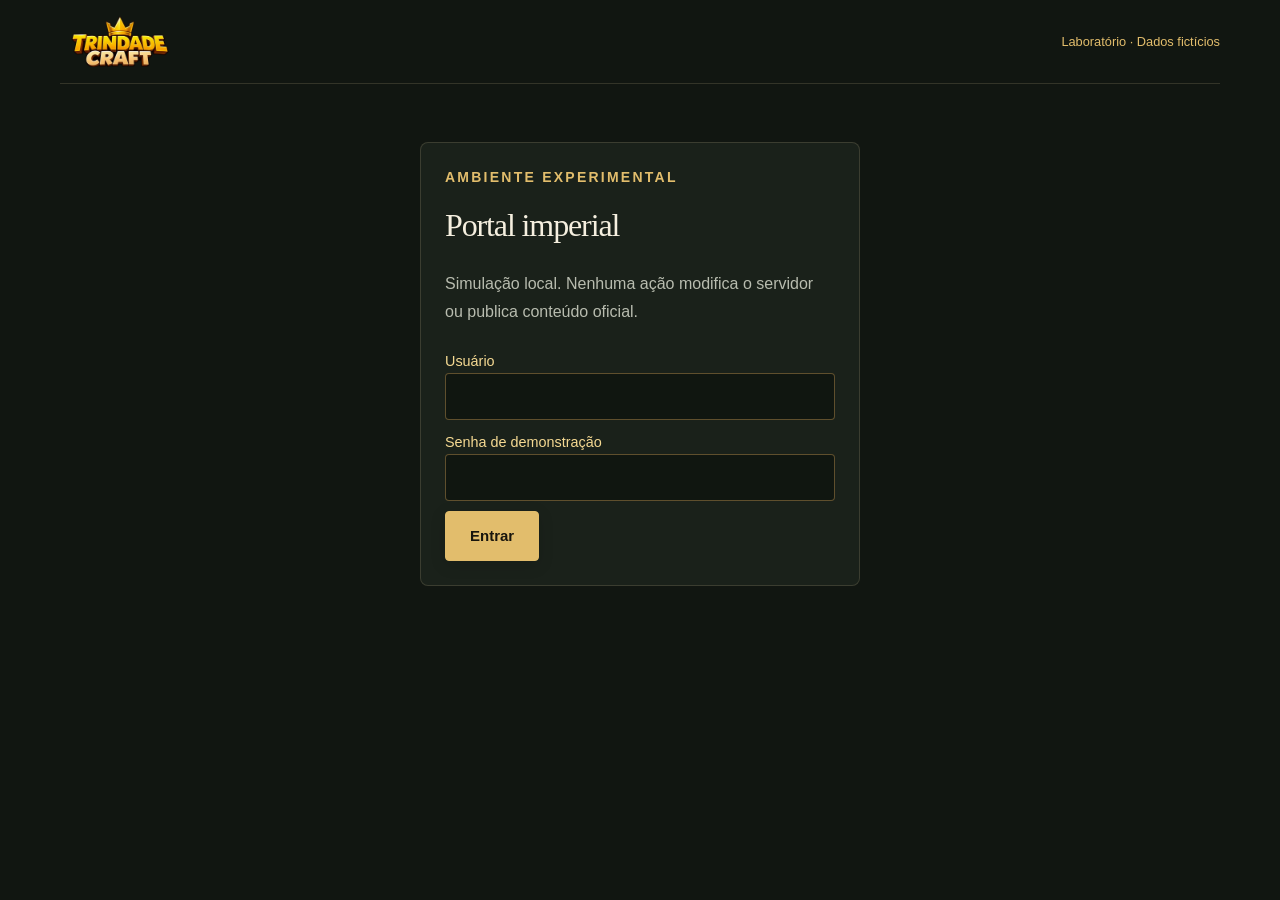
<file: laboratorio.html>
<!doctype html><html lang="pt-BR"><head><meta charset="utf-8"><meta name="viewport" content="width=device-width,initial-scale=1"><meta name="robots" content="noindex,nofollow"><meta http-equiv="Content-Security-Policy" content="default-src 'none'; script-src 'self'; style-src 'self'; img-src 'self' data:; connect-src 'none'; form-action 'none'; base-uri 'none'"><title>Laboratório | Trindade Craft</title><link rel="stylesheet" href="site.css"><link rel="stylesheet" href="noticias.css"><link rel="stylesheet" href="laboratorio.css"><script src="laboratorio.js" defer></script></head><body><header class="lab-header wrap"><a href="index.html"><img src="assets/logo-trindade.webp" width="120" alt="Trindade Craft"></a><span>Laboratório · Dados fictícios</span><button id="exit" hidden> Sair </button></header><main class="wrap lab-main"><section id="gate" class="lab-card"><p class="eyebrow">Ambiente experimental</p><h1>Portal imperial</h1><p>Simulação local. Nenhuma ação modifica o servidor ou publica conteúdo oficial.</p><form id="signin"><label>Usuário<input name="nick" required autocomplete="off"></label><label>Senha de demonstração<input name="pass" type="password" required autocomplete="off"></label><button class="button">Entrar</button></form><p id="error" role="status"></p></section><section id="app" hidden><div class="lab-banner">DEMONSTRAÇÃO · Acesso simulado de Primordial · Dados neste navegador</div><div class="lab-layout"><nav id="nav" aria-label="Áreas de teste"></nav><section id="view" aria-live="polite"></section></div><button id="reset" class="button button-ghost">Apagar dados de demonstração</button></section></main></body></html>
</file>
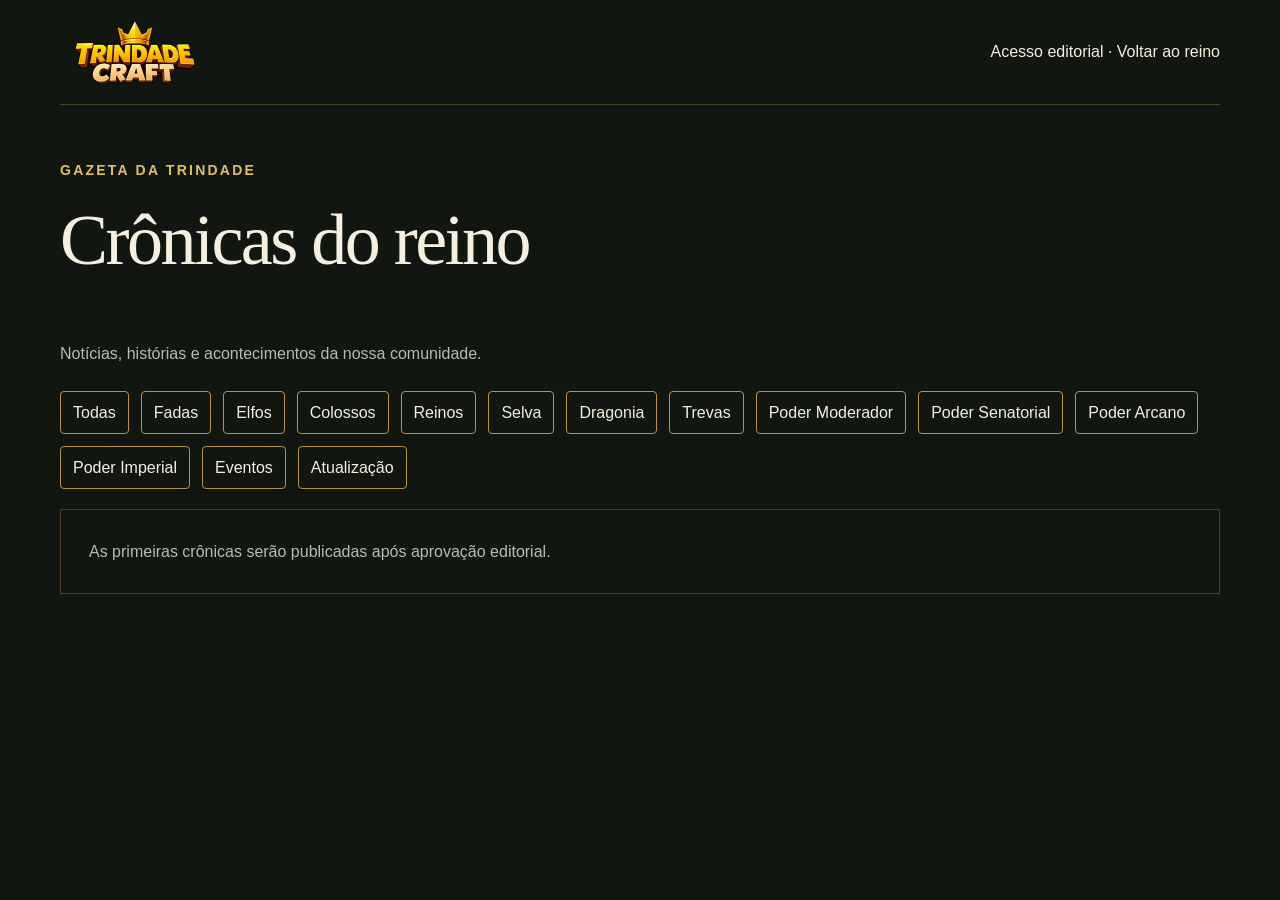
<file: noticias.html>
<!doctype html><html lang="pt-BR"><head><meta charset="utf-8"><meta name="viewport" content="width=device-width,initial-scale=1"><title>Notícias | Trindade Craft</title><meta name="description" content="Notícias e crônicas oficiais da Trindade Craft."><link rel="icon" href="assets/coroa.svg"><link rel="stylesheet" href="site.css"><link rel="stylesheet" href="noticias.css"><script src="noticias.js" defer></script></head><body><header class="news-header wrap"><a href="index.html"><img src="assets/logo-trindade.webp" alt="Trindade Craft" width="150"></a><nav aria-label="Acesso à Gazeta"><a href="conta.html">Acesso editorial</a> · <a href="index.html">Voltar ao reino</a></nav></header><main class="wrap news-main"><section id="news-index"><p class="eyebrow">Gazeta da Trindade</p><h1>Crônicas do reino</h1><p>Notícias, histórias e acontecimentos da nossa comunidade.</p><nav id="news-tags" aria-label="Filtrar por tags"></nav><div id="news-list" aria-live="polite">Carregando notícias…</div></section><section id="news-reader" hidden><div class="news-controls"><a href="noticias.html">← Todas as notícias</a><button id="reading-mode" type="button" aria-pressed="false">Leitura simplificada</button></div><article class="parchment" id="news-article"></article></section></main></body></html>
</file>
<file: site.css>
:root{--bg:#111611;--bg-deep:#0c100d;--surface:#1a211a;--surface-2:#20261e;--ink:#f5efdf;--muted:#b8bcaf;--gold:#e2bd6c;--gold-light:#f5d992;--purple:#c4a3f0;--line:rgba(218,199,153,.17);--wood:#261f19;--display:Georgia,'Times New Roman',serif;--body:'Segoe UI',Arial,sans-serif;--radius:8px;--wrap:1160px}
*{box-sizing:border-box}html{scroll-behavior:smooth;scroll-padding-top:100px}body{margin:0;background:var(--bg);color:var(--ink);font:400 1rem/1.7 var(--body);overflow-wrap:break-word}button,a,input{touch-action:manipulation}button,a{ -webkit-tap-highlight-color:transparent}a{color:inherit;text-decoration:none}button{font:inherit;color:inherit;cursor:pointer}button:disabled{cursor:default}img{max-width:100%;display:block}svg{width:24px;height:24px;fill:none;stroke:currentColor;stroke-width:1.6;stroke-linecap:round;stroke-linejoin:round;flex-shrink:0}button svg,a svg{width:19px;height:19px}[hidden]{display:none!important}::selection{background:#6d427d;color:#fff}a:focus-visible,button:focus-visible,summary:focus-visible,[tabindex]:focus-visible{outline:3px solid var(--purple);outline-offset:6px}.svg-library{position:absolute;width:0;height:0;overflow:hidden}.wrap{width:min(var(--wrap),calc(100% - 80px));margin-inline:auto}.section{padding-block:112px}h1,h2,h3,p{margin-top:0}h1,h2,h3{font-family:var(--display);font-weight:400;line-height:1.12;letter-spacing:-.035em}h2{font-size:clamp(2.4rem,4.1vw,3.7rem);margin-bottom:24px}h3{font-size:1.75rem}h2 em,h1 em{font-weight:400;font-style:italic;color:var(--gold)}p{color:var(--muted);margin-bottom:24px}p:last-child{margin-bottom:0}.eyebrow{font-family:var(--body);font-size:.875rem;line-height:1.5;font-weight:600;letter-spacing:.16em;text-transform:uppercase;color:var(--gold);margin-bottom:20px}.skip-link{position:fixed;z-index:100;top:8px;left:12px;background:var(--ink);color:var(--bg);padding:12px;transform:translateY(-200%)}.skip-link:focus{transform:none}.button{display:inline-flex;align-items:center;justify-content:center;gap:10px;min-height:50px;padding:13px 24px;background:var(--gold);border:1px solid var(--gold);border-radius:4px;color:#18150d;font-size:.9375rem;font-weight:700;line-height:1.35;box-shadow:0 4px 16px #0002;transition:background .2s,transform .2s,border-color .2s}.button:hover{background:var(--gold-light);border-color:var(--gold-light);transform:translateY(-2px)}.button-ghost{background:#17201866;color:var(--ink);border-color:#e2bd6c66;box-shadow:none}.button-ghost:hover{background:#e2bd6c12;border-color:var(--gold)}.button-small{min-height:43px;padding:10px 18px;font-size:.875rem}.button-row{display:flex;flex-wrap:wrap;gap:14px}.text-link{display:inline-block;padding:5px 0;background:none;border:0;border-bottom:1px solid #e2bd6c5e;color:var(--gold);font-size:.9375rem;font-weight:600;line-height:1.7;transition:color .2s,border-color .2s}.text-link:hover{color:var(--gold-light);border-color:var(--gold)}
/* A narrow timber-toned header keeps the artwork in focus. */
.site-header{height:86px;position:sticky;top:0;z-index:30;background:linear-gradient(#1a1813f5,#171710f5);border-bottom:1px solid #d7b76b30;backdrop-filter:blur(12px)}.header-inner{height:100%;display:flex;align-items:center;justify-content:space-between;gap:32px}.brand{display:block;width:152px;flex-shrink:0}.brand img{width:100%;height:auto}.site-header nav{display:flex;align-items:center;gap:28px}.site-header nav>a:not(.button){font-size:.875rem;font-weight:500;color:#d6d8c9;transition:color .2s}.site-header nav>a:hover{color:var(--gold-light)}.menu-toggle{display:none;background:none;border:1px solid var(--line);padding:11px;border-radius:4px;min-width:46px;min-height:46px}
.hero{position:relative;min-height:700px;height:calc(100svh - 86px);max-height:960px;display:flex;align-items:center;isolation:isolate;overflow:hidden;background:#182018}.hero-image{position:absolute;z-index:-3;inset:0;width:100%;height:100%;object-fit:cover;object-position:56% 52%}.hero-shade{position:absolute;inset:0;z-index:-2;background:linear-gradient(90deg,#0c140df2 0%,#111a12c9 26%,#15201564 51%,#17211509 80%),linear-gradient(0deg,#111611ec 0%,#11161100 27%,#11161115 73%,#11161145 100%)}.hero-content{padding-block:80px 105px}.hero .eyebrow{color:var(--gold-light);font-size:.8125rem;letter-spacing:.14em}.ornament{font-size:1.25rem;margin-right:9px;vertical-align:middle}.hero h1{font-size:clamp(4.5rem,7.8vw,7.4rem);line-height:.99;margin-bottom:30px;letter-spacing:-.055em;text-shadow:0 3px 40px #0005}.hero-copy{font-size:1.1rem;line-height:1.8;max-width:440px;color:#dedfd1;margin-bottom:34px}.hero-platforms{display:flex;align-items:center;gap:10px;font-size:.875rem;margin-top:30px;color:#c8cbbd}.hero-platforms svg{width:17px;height:17px;color:var(--gold)}.hero-platforms span{color:#929c89}.platform-divider{height:14px;width:1px;background:#ffffff32;margin-inline:5px}.hero-caption{position:absolute;right:30px;bottom:23px;font-size:.8125rem;color:#dedecd;text-shadow:0 2px 5px #000;background:#0c130f66;padding:3px 9px}.motes{position:absolute;inset:0;z-index:-1;pointer-events:none}.motes i{position:absolute;bottom:20%;left:12%;width:3px;height:3px;border-radius:50%;background:#f7d483;box-shadow:0 0 14px 5px #e3bc651c;animation:drift 10s infinite ease-in-out;opacity:0}.motes i:nth-child(2){left:40%;bottom:13%;animation-delay:2s}.motes i:nth-child(3){left:72%;bottom:24%;animation-delay:5s;background:var(--purple)}.motes i:nth-child(4){left:83%;bottom:15%;animation-delay:7s}.motes i:nth-child(5){left:26%;bottom:42%;animation-delay:4s}@keyframes drift{0%,100%{transform:translate(0,0);opacity:0}25%{opacity:.8}70%{opacity:.3}95%{transform:translate(30px,-150px);opacity:0}}
.kingdom-ribbon{border-block:1px solid var(--line);background:repeating-linear-gradient(1deg,#ffffff01 0px,#ffffff01 1px,transparent 1px,transparent 10px),#1b1c15}.kingdom-ribbon>.wrap{display:flex;justify-content:space-around;gap:30px;padding-block:25px}.kingdom-ribbon span{display:flex;align-items:center;gap:13px;color:#d4d2be;font-size:.9375rem}.kingdom-ribbon svg{color:var(--gold);width:21px;height:21px}
.section-heading{margin-bottom:48px}.split-heading{display:grid;grid-template-columns:1.2fr 1fr;align-items:end;gap:80px}.split-heading h2{margin-bottom:0}.split-heading>p{max-width:435px;margin:0 0 4px;font-size:1rem}.centered{text-align:center;max-width:670px;margin-inline:auto}.centered>p:last-child{max-width:560px;margin-inline:auto}.stories-grid{display:grid;grid-template-columns:repeat(3,minmax(0,1fr));gap:28px}.story-card{border:1px solid var(--line);background:linear-gradient(135deg,#20261c,#171e17);border-radius:var(--radius);overflow:hidden;transition:transform .25s,border-color .25s}.story-card:hover{transform:translateY(-5px);border-color:#e2bd6c69}.story-art{aspect-ratio:1.48;background-image:linear-gradient(0deg,#15201635,transparent 40%),url('assets/historias-trindade.webp');background-size:100% 100%,300% auto;background-repeat:no-repeat;background-color:#222d21;border-bottom:1px solid var(--line)}.art-family{background-position:center,0% 12%}.art-faith{background-position:center,50% 12%}.art-magic{background-position:center,100% 12%}.art-council{background-position:center,0% 88%}.art-clans{background-position:center,50% 88%}.art-world{background-position:center,100% 88%}.story-body{padding:27px 27px 29px}.story-category{display:flex;gap:9px;align-items:center;font-size:.875rem;color:var(--gold);margin-bottom:18px}.story-category svg{width:17px;height:17px}.story-card h3{font-size:1.85rem;margin-bottom:16px;line-height:1.15;letter-spacing:-.025em}.story-card p{font-size:1rem;line-height:1.8;min-height:108px;margin-bottom:18px}.detail-chip{display:block;color:#c7c3ac;font-size:.875rem;border-top:1px solid var(--line);padding-top:14px}.story-body .text-link{margin-top:2px}
.peoples-section{position:relative;background:radial-gradient(ellipse at 80% 50%,#3a214138,transparent 58%),#171b16;border-block:1px solid var(--line)}.peoples-layout{display:grid;grid-template-columns:1fr 1fr;gap:100px;align-items:center}.peoples-intro>p:not(.eyebrow){max-width:420px}.people-tabs{display:flex;gap:8px;flex-wrap:wrap;margin-top:34px}.people-tabs button{border:1px solid var(--line);border-radius:4px;background:#111611;padding:12px 24px;font-size:.9375rem;color:var(--muted);transition:background .2s,border-color .2s}.people-tabs button[aria-selected=true]{background:#352742;border-color:#be97dc88;color:#eee3fa}.people-tabs button:hover{border-color:var(--purple)}.people-panel{position:relative;border:1px solid #c4a3f03b;background:linear-gradient(140deg,#2b2633,#1a201d);border-radius:8px;padding:48px;overflow:hidden;min-height:470px}.people-panel:before{content:'';position:absolute;inset:10px;border:1px solid #c4a3f011;border-radius:4px;pointer-events:none}.people-panel .eyebrow{color:var(--purple);font-size:.8125rem;max-width:85%}.people-panel h3{font-size:2.4rem;max-width:360px;margin-bottom:22px}.people-panel p{position:relative}.people-glyph{position:absolute;right:25px;top:20px;font:6rem/1 var(--display);color:#c4a3f026;pointer-events:none}.ability-list{padding:0;list-style:none;display:grid;gap:9px;margin:0 0 28px;font-size:1rem;color:#e0d9e7}.ability-list li{display:flex;gap:10px;align-items:baseline}.ability-list li:before{content:'✦';font-size:.75rem;color:var(--purple)}.activity-grid{display:grid;grid-template-columns:repeat(4,minmax(0,1fr));gap:35px;text-align:center}.activity-grid article{padding:20px 10px}.activity-grid svg{width:36px;height:36px;color:var(--gold);margin-bottom:24px}.activity-grid h3{font-size:1.5rem;letter-spacing:-.02em;margin-bottom:14px}.activity-grid p{font-size:1rem;line-height:1.8}.founder-band{position:relative;border-block:1px solid var(--line);background:repeating-linear-gradient(3deg,#ffdb7b02 0px,#ffdb7b02 2px,transparent 2px,transparent 15px),linear-gradient(110deg,#251e18,#1d2118);padding-block:70px}.founder-layout{display:grid;grid-template-columns:165px 1fr;gap:65px;align-items:center;max-width:1000px}.founder-monogram{height:165px;position:relative;border:1px solid #d3b66f62;border-radius:50%;display:flex;align-items:center;justify-content:center;background:linear-gradient(145deg,#392a22,#171b14);box-shadow:inset 0 0 0 10px #11161160,0 0 55px #e2bd6c08;font:5.8rem/1 var(--display);color:var(--gold);font-style:italic}.founder-monogram span{position:absolute;bottom:-7px;right:8px;font-size:2.2rem;color:var(--purple)}.founder-band h2{font-size:2.6rem;line-height:1.2;margin-bottom:20px}.founder-band .eyebrow{font-size:.8125rem}.founder-band p{max-width:700px}.horizon-grid{display:grid;grid-template-columns:repeat(3,minmax(0,1fr));gap:28px}.horizon-grid article{padding:30px;border-top:1px solid #bc9bda55;background:linear-gradient(180deg,#231e2b50,transparent)}.development-label{display:block;color:#baa6d5;font-size:.8125rem;letter-spacing:.06em;margin-bottom:18px}.horizon-grid h3{font-size:1.7rem;margin-bottom:16px}.horizon-grid p{font-size:1rem}.updates-section{background:#171d17;border-block:1px solid var(--line)}.update-filters{display:flex;gap:10px;flex-wrap:wrap;margin-bottom:30px}.filter{padding:10px 22px;min-height:44px;border:1px solid var(--line);border-radius:4px;color:var(--muted);background:none;font-size:.9375rem}.filter:hover{border-color:#d8bd75aa}.filter.active{background:#e2bd6c17;border-color:#e2bd6c83;color:var(--gold-light)}.updates-empty{display:flex;align-items:center;gap:28px;background:#10161177;border:1px dashed #d1ba823b;border-radius:6px;padding:38px 40px}.updates-empty>svg{width:42px;height:42px;color:#ad9a6f}.updates-empty h3{font-size:1.65rem;margin-bottom:12px}.updates-empty p{font-size:1rem;max-width:700px}.update-entry{border-top:1px solid var(--line);padding:30px 0;display:grid;grid-template-columns:150px 1fr;gap:40px}.update-entry time{font-size:.875rem;color:var(--muted)}.update-entry h3{font-size:1.8rem;margin-block:7px 16px}.update-entry .detail-chip{border:0;padding:0;color:var(--gold)}.update-entry ul{color:var(--muted);padding-left:20px}
.community-layout{display:grid;grid-template-columns:1.25fr 1fr;gap:32px;align-items:start}.rules-panel{border:1px solid var(--line);border-radius:8px;padding:38px;background:#1a2119}.panel-kicker{display:flex;gap:12px;align-items:center;font-size:.875rem;color:var(--gold);margin-bottom:32px}.rules-list{margin:0;padding:0;list-style:none;display:grid;gap:26px}.rules-list li{display:grid;grid-template-columns:7px 1fr;column-gap:16px}.rules-list li:before{content:'';width:5px;height:5px;transform:rotate(45deg);background:var(--gold);margin-top:12px}.rules-list strong{color:#ede6d2;font-size:1rem;font-weight:600}.rules-list span{grid-column:2;color:var(--muted);font-size:1rem;margin-top:4px}.small-note{font-size:.875rem;line-height:1.7;color:#a6ac9c}.rules-panel>.small-note{border-top:1px solid var(--line);padding-top:24px;margin-top:30px}.moderation-panel{padding:40px;border:1px solid #c3a2ed36;border-radius:8px;background:radial-gradient(ellipse at top right,#77548319,transparent 65%),#1b211b}.moderation-emblem{display:flex;align-items:center;justify-content:center;width:78px;height:85px;margin-bottom:25px;border:1px solid #e2bd6c55;background:#d3b66f07;clip-path:polygon(0 0,100% 0,100% 75%,50% 100%,0 75%)}.moderation-emblem svg{width:37px;height:37px;color:var(--gold)}.moderation-panel h3{font-size:2rem;margin-bottom:23px}.moderation-panel .eyebrow{font-size:.8125rem}.moderation-panel p{font-size:1rem}.moderation-principles{display:grid;gap:12px;padding-block:4px 27px;margin-bottom:24px;border-bottom:1px solid var(--line)}.moderation-principles span{display:flex;gap:10px;font-size:1rem;color:#d1c9dc}.moderation-principles span:before{content:'✦';font-size:.75rem;color:var(--purple);padding-top:3px}.help-section{padding-top:0}.help-grid{display:grid;grid-template-columns:repeat(3,minmax(0,1fr));gap:32px}.help-grid article{border-top:1px solid var(--line);padding:30px 0}.help-grid>article>svg{color:var(--gold);width:28px;height:28px;margin-bottom:22px}.help-grid h3{font-size:1.6rem;margin-bottom:15px}.help-grid p{font-size:1rem;min-height:80px;margin-bottom:18px}.faq-section{display:grid;grid-template-columns:1fr 1.25fr;gap:90px;padding-top:0}.faq-intro{padding-top:16px}.faq-intro h2{font-size:3rem}.faq-list{border-top:1px solid var(--line)}details{border-bottom:1px solid var(--line)}summary{list-style:none;cursor:pointer;position:relative;padding:23px 36px 23px 0;color:#dedfd0;font-size:1rem;line-height:1.6;font-weight:500}summary::-webkit-details-marker{display:none}summary:after{content:'+';position:absolute;right:4px;top:22px;color:var(--gold);font-size:1.3rem;font-weight:300}details[open] summary:after{content:'−'}details[open] summary{color:var(--gold-light)}details>div{padding-bottom:24px}details p{font-size:1rem;line-height:1.85;margin-bottom:14px}details strong{font-weight:500;color:#e0dbca;overflow-wrap:anywhere}
.join-section{position:relative;overflow:hidden;border-top:1px solid #e2bd6c2b;background:radial-gradient(ellipse at 50% 30%,#40311d48,transparent 60%),repeating-linear-gradient(2deg,#d0ad5a03 0px,#d0ad5a03 1px,transparent 1px,transparent 16px),#191b13}.join-section>.wrap{position:relative;max-width:970px}.join-tabs{display:flex;width:fit-content;max-width:100%;margin:0 auto 30px;padding:5px;border:1px solid var(--line);border-radius:6px;background:#101611}.join-tabs button{display:flex;align-items:center;justify-content:center;gap:10px;min-height:48px;padding:12px 28px;background:none;border:1px solid transparent;border-radius:4px;color:var(--muted);font-size:.9375rem}.join-tabs button[aria-selected=true]{background:#e2bd6c19;border-color:#e2bd6c50;color:var(--gold-light)}.join-tabs svg{width:19px;height:19px}.join-panel{display:grid;grid-template-columns:1.35fr 1fr;border:1px solid var(--line);background:#111710aa;border-radius:8px;overflow:hidden}.join-address{padding:38px;border-right:1px solid var(--line);display:flex;flex-direction:column;align-items:flex-start}.join-address .eyebrow{font-size:.8125rem;margin-bottom:16px}.join-address code{font-family:var(--body);font-size:1.35rem;color:#f8edcf;letter-spacing:-.03em;line-height:1.55;overflow-wrap:anywhere;margin-bottom:24px}.join-address .button{font-size:.875rem}.join-steps{margin:0;padding:38px 36px 38px 54px;display:grid;gap:20px;align-content:center;color:var(--muted);font-size:1rem;list-style-type:decimal}.join-steps li{padding-left:5px}.join-steps li::marker{color:var(--gold)}.join-steps strong{color:#e6dfca;font-weight:500}.port-chip{display:block;color:#bac0ae;font-size:.9375rem;margin-top:-12px;margin-bottom:24px}.port-chip strong{color:var(--gold);font-weight:500;margin-left:8px}.bedrock-links{display:flex;flex-wrap:wrap;gap:13px;margin-top:24px}.bedrock-links a{font-size:.875rem;color:var(--gold);text-decoration:underline;text-underline-offset:4px}.bedrock-links a:hover{color:var(--gold-light)}.join-address .small-note{margin-top:18px;font-size:.875rem}.site-footer{background:var(--bg-deep);border-top:1px solid var(--line);padding-block:50px 28px}.footer-main{display:flex;align-items:center;gap:45px;padding-bottom:36px}.footer-brand{width:146px}.footer-main>p{font-size:.875rem;line-height:1.7;margin:0;color:#b1b3a4}.footer-main nav{margin-left:auto;display:flex;flex-wrap:wrap;gap:23px;font-size:.875rem;color:#c3c5b5}.footer-main nav a:hover{color:var(--gold)}.footer-bottom{border-top:1px solid #d7c59315;padding-top:24px}.footer-bottom p{font-size:.8125rem;line-height:1.8;color:#969f8f;margin-bottom:8px}.toast{position:fixed;bottom:26px;left:50%;transform:translateX(-50%);max-width:calc(100% - 32px);width:max-content;z-index:80;background:#eee5d1;color:#1a2018;border:1px solid #e2bd6c;padding:13px 23px;box-shadow:0 8px 35px #0005;border-radius:5px;font-size:.9375rem;text-align:center}.no-script{padding:18px;text-align:center;background:#332836;color:#f0e4f5;font-size:.9375rem}
@media(min-width:1600px){.hero-image{object-position:center 48%}.hero-shade{background:linear-gradient(90deg,#0c140df2 0%,#111a12d6 24%,#15201535 62%,#17211500 83%),linear-gradient(0deg,#111611ef,transparent 28%)}}
@media(max-width:1100px){.site-header nav{gap:18px}.wrap{width:calc(100% - 56px)}.hero h1{font-size:6.2rem}.hero-copy{max-width:395px}.hero-shade{background:linear-gradient(90deg,#0c140df7,#111a12b9 38%,#15201525 83%),linear-gradient(0deg,#111611ed,transparent 33%)}.stories-grid{gap:20px}.story-body{padding:23px}.story-card h3{font-size:1.65rem}.story-card p{min-height:135px}.split-heading{gap:50px}.peoples-layout{gap:55px}.people-panel{padding:36px}.community-layout{gap:24px}.rules-panel,.moderation-panel{padding:30px}.faq-section{gap:50px}.join-address{padding:30px}.join-address code{font-size:1.22rem}.footer-main{gap:25px}.footer-main nav{gap:16px}}
@media(max-width:900px){html{scroll-padding-top:88px}.site-header{height:76px}.brand{width:136px}.menu-toggle{display:flex;align-items:center;justify-content:center}.site-header nav{display:none;position:absolute;left:0;right:0;top:75px;padding:22px 28px 28px;background:#171e16fa;border-bottom:1px solid var(--line);box-shadow:0 15px 30px #0005;align-items:stretch;gap:0}.site-header nav.open{display:flex;flex-direction:column}.site-header nav>a:not(.button){padding:15px 0;font-size:1rem}.site-header nav .button{margin-top:15px;align-self:flex-start}.hero{min-height:700px;max-height:880px;height:calc(95svh - 76px)}.hero-image{object-position:63% center}.hero h1{font-size:5.9rem}.hero-copy{font-size:1.05rem}.hero .eyebrow{max-width:380px}.hero-caption{right:18px;bottom:18px;font-size:.75rem}.section{padding-block:85px}.split-heading{gap:30px}.stories-grid{grid-template-columns:repeat(2,minmax(0,1fr));gap:24px}.story-card p{min-height:100px}.story-art{aspect-ratio:1.5}.story-card h3{font-size:1.8rem}.peoples-layout{gap:35px}.people-panel{padding:32px;min-height:480px}.people-panel h3{font-size:2.05rem}.activity-grid{gap:16px}.activity-grid h3{font-size:1.35rem}.founder-layout{grid-template-columns:130px 1fr;gap:35px}.founder-monogram{height:130px;font-size:4.8rem}.founder-band h2{font-size:2.2rem}.horizon-grid{gap:15px}.horizon-grid article{padding:24px}.horizon-grid h3{font-size:1.5rem}.community-layout{grid-template-columns:1fr 1fr;gap:20px}.moderation-panel h3{font-size:1.8rem}.rules-panel,.moderation-panel{padding:26px}.faq-section{grid-template-columns:1fr 1.25fr;gap:35px}.faq-intro h2{font-size:2.5rem}.help-section,.faq-section{padding-top:0}.help-grid{gap:22px}.help-grid p{min-height:106px}.join-panel{grid-template-columns:1.25fr 1fr}.join-address,.join-steps{padding:28px}.join-steps{padding-left:43px}.join-address code{font-size:1.15rem}.join-address .button-row{gap:10px}.join-address .button{padding:11px 17px}.footer-main{flex-wrap:wrap}.footer-main nav{flex-basis:100%;margin-left:0;gap:27px}}
@media(max-width:650px){.wrap{width:calc(100% - 36px)}.section{padding-block:68px}.site-header{height:72px}.site-header nav{top:71px}.hero{height:auto;min-height:780px;align-items:flex-end}.hero-image{object-position:66% top;height:76%}.hero-shade{background:linear-gradient(0deg,#111611 0%,#111611ee 19%,#111611ad 40%,#1116112e 71%,#1116110d 100%),linear-gradient(90deg,#11161175,transparent 90%)}.hero-content{padding-block:300px 60px}.hero .eyebrow{font-size:.75rem;letter-spacing:.12em;margin-bottom:18px;max-width:100%}.hero h1{font-size:clamp(3.8rem,13vw,5.4rem);line-height:1.02;margin-bottom:23px}.hero-copy{font-size:1rem;line-height:1.85;max-width:410px;margin-bottom:27px}.hero .button-row{gap:12px}.hero .button{padding:13px 19px;min-height:49px;font-size:.875rem}.hero-platforms{font-size:.8125rem;gap:9px;margin-top:25px;flex-wrap:wrap}.hero-caption{position:absolute;right:12px;top:14px;bottom:auto;font-size:.75rem;max-width:230px;text-align:right;background:#10161077}.kingdom-ribbon>.wrap{gap:14px;padding-block:20px;justify-content:space-between}.kingdom-ribbon span{font-size:.75rem;line-height:1.5;gap:6px;flex:1;justify-content:center;text-align:center}.kingdom-ribbon svg{width:17px;height:17px}.kingdom-ribbon span:nth-child(3){display:none}.section-heading{margin-bottom:33px}.split-heading{display:block}.split-heading>p{margin-top:23px;max-width:100%}h2{font-size:2.6rem;line-height:1.13}.eyebrow{font-size:.8125rem;letter-spacing:.12em;margin-bottom:15px}.stories-grid{gap:20px;grid-template-columns:1fr}.story-art{aspect-ratio:1.65}.story-body{padding:25px}.story-card h3{font-size:2rem}.story-card p{min-height:0;font-size:1rem}.story-category{font-size:.875rem}.detail-chip,.text-link{font-size:.9375rem}.peoples-layout{grid-template-columns:1fr;gap:30px}.peoples-intro>p:not(.eyebrow){max-width:100%}.people-tabs{margin-top:25px}.people-tabs button{flex:1;padding:12px 18px}.people-panel{min-height:0;padding:32px 28px}.people-panel h3{font-size:2.2rem}.activity-grid{grid-template-columns:repeat(2,minmax(0,1fr));gap:20px}.activity-grid article{padding:12px 4px}.activity-grid h3{font-size:1.45rem}.activity-grid p{font-size:1rem}.activity-grid svg{margin-bottom:18px;width:31px;height:31px}.founder-layout{grid-template-columns:1fr;gap:27px}.founder-monogram{width:96px;height:96px;font-size:3.8rem;margin-left:5px}.founder-monogram span{font-size:1.8rem;right:0}.founder-band{padding-block:50px}.founder-band h2{font-size:2.1rem}.horizon-grid{grid-template-columns:1fr;gap:14px}.horizon-grid article{padding:25px}.horizon-grid h3{font-size:1.65rem}.horizon-grid p{font-size:1rem}.update-filters{gap:8px;margin-bottom:22px}.filter{padding:9px 15px;font-size:.875rem}.updates-empty{padding:28px;gap:20px;display:block}.updates-empty>svg{margin-bottom:20px}.updates-empty h3{font-size:1.65rem}.update-entry{grid-template-columns:1fr;gap:10px}.update-entry h3{font-size:1.75rem}.community-layout{grid-template-columns:1fr}.rules-panel,.moderation-panel{padding:28px}.moderation-panel h3{font-size:2rem}.rules-list{gap:23px}.help-section,.faq-section{padding-top:0}.help-grid{grid-template-columns:1fr;gap:0}.help-grid article{padding-block:26px}.help-grid>article>svg{margin-bottom:15px}.help-grid h3{font-size:1.8rem}.help-grid p{min-height:0;font-size:1rem}.faq-section{grid-template-columns:1fr;gap:30px}.faq-intro{padding:0}.faq-intro h2{font-size:2.6rem}.faq-list summary{font-size:1rem;padding-block:21px}.faq-list details p{font-size:1rem}.join-tabs{width:100%;padding:4px;margin-bottom:22px}.join-tabs button{flex:1;font-size:.875rem;gap:8px;padding:12px 10px}.join-tabs svg{width:17px;height:17px}.join-panel{grid-template-columns:1fr}.join-address{padding:29px 25px;border-right:0;border-bottom:1px solid var(--line)}.join-address code{font-size:1.15rem}.join-steps{padding:27px 27px 28px 45px}.join-address>.button{width:100%}.join-address .button-row{width:100%}.join-address .button-row .button{flex-grow:1}.bedrock-links{gap:15px}.site-footer{padding-top:37px}.footer-main{gap:20px;padding-bottom:30px}.footer-brand{width:125px}.footer-main>p{font-size:.8125rem}.footer-main nav{gap:16px 23px;font-size:.875rem}.footer-bottom p{font-size:.8125rem}.toast{bottom:18px;font-size:.9375rem}}
@media(max-width:360px){.hero .button-row{flex-direction:column;align-items:stretch}.hero h1{font-size:3.7rem}.hero-platforms{gap:7px}.join-tabs button{font-size:.875rem}.join-address code{font-size:1.05rem}}
@media(prefers-reduced-motion:reduce){html{scroll-behavior:auto}*,*:before,*:after{animation:none!important;transition:none!important}.motes{display:none}}
</file>
<file: conta.css>
.account-header{display:flex;align-items:center;justify-content:space-between;gap:16px;padding-block:18px;color:var(--gold)}.account-main{min-height:calc(100vh - 100px);display:grid;place-items:center;padding:32px 16px;background:linear-gradient(90deg,#101610e8,#101610b8),url('assets/reino-trindade.webp') center/cover}.account-card{width:min(100%,520px);padding:clamp(22px,5vw,44px);background:linear-gradient(145deg,#27241e,#171d17);border:1px solid #e2bd6c55;border-radius:8px;box-shadow:0 24px 80px #0008}.account-crown{width:44px;margin:0 auto 18px}.account-card h1{font-size:clamp(2rem,5vw,3rem);color:var(--gold)}.account-card h2{font-size:1.8rem}.account-tabs{display:flex;border-bottom:1px solid var(--line);margin-bottom:22px}.account-tabs button{flex:1;background:none;border:0;padding:12px;color:var(--muted)}.account-tabs button[aria-pressed=true]{color:var(--gold);border-bottom:2px solid var(--gold)}.account-card form{display:grid;gap:10px}.account-card input{width:100%;min-height:46px;background:#101610;color:var(--ink);border:1px solid #e2bd6c55;border-radius:4px;padding:10px;font:inherit}.account-card input:focus{outline:2px solid var(--purple)}.account-card form .button{margin-top:12px}.account-note{font-size:.82rem;margin-top:20px}.account-card #account-status{margin-top:16px;color:var(--gold-light)}.account-card button:disabled{opacity:.55}.account-card label{font-size:.9rem;color:var(--ink)}
/* Compact, viewport-aware account layout; short screens retain natural scrolling. */
body:has(.account-main){min-height:100vh;min-height:100dvh;display:flex;flex-direction:column}.account-header{flex:none;padding-block:8px;min-height:60px}.account-header img{width:116px;height:auto}.account-main{flex:1;min-height:0;padding:16px;display:flex;align-items:center;justify-content:center}.account-card{width:min(100%,420px);padding:24px 28px;line-height:1.4}.account-crown{width:32px;margin:0 auto 8px}.account-card .eyebrow{font-size:.69rem;letter-spacing:.1em;margin-bottom:8px;text-align:center}.account-card h1{font-size:clamp(1.65rem,3vw,2.05rem);margin:0 0 10px;text-align:center;line-height:1.12}.account-card p{font-size:.88rem;margin-bottom:12px}.account-card>p:not(.eyebrow){text-align:center}.account-tabs{margin-bottom:12px}.account-tabs button{padding:8px}.account-card form{gap:6px}.account-card input{min-height:40px;padding:7px 10px}.account-card form .button{min-height:42px;padding:9px 16px;margin-top:8px}.account-card .account-note{font-size:.75rem;margin:12px 0 0}.account-card #account-status{margin:8px 0 0}.account-card #account-status:empty{display:none}.account-card h2{margin-bottom:10px}.account-card #activate p{margin-bottom:4px}.account-card #activate label{font-size:.82rem}@media(max-height:760px){.account-header{min-height:48px;padding-block:4px}.account-header img{width:96px}.account-main{padding:10px 16px}.account-card{padding:16px 24px}.account-crown{width:26px;margin-bottom:5px}.account-card h1{font-size:1.65rem}.account-card p{margin-bottom:8px}.account-tabs{margin-bottom:8px}.account-card input{min-height:36px}.account-card form .button{min-height:38px}.account-card .account-note{margin-top:8px}}@media(max-width:480px){.account-header{width:calc(100% - 32px);font-size:.85rem}.account-card{padding:18px}.account-main{padding:12px}.account-card input{font-size:16px}}
.account-card:has(#signed-in:not([hidden])){width:min(100%,900px)}#portal-nav{display:flex;flex-wrap:wrap;gap:8px;margin:18px 0}#portal-nav button{background:#151b15;border:1px solid #e2bd6c55;color:var(--ink);padding:10px;border-radius:4px;font:inherit}#portal-nav button[aria-pressed=true]{border-color:var(--gold);color:var(--gold)}#portal-view{padding:20px;border:1px solid #e2bd6c55;background:#10161080;margin-bottom:20px;overflow-wrap:anywhere}#portal-view h3{color:var(--gold);margin-bottom:12px}.portal-verified{color:#b5d6a2} [hidden]{display:none!important}

.inventory-grid{display:grid;grid-template-columns:repeat(auto-fit,minmax(80px,1fr));gap:5px;margin:12px 0}.inventory-slot{min-height:54px;padding:8px;border:1px solid #8b7445;background:#211c17;color:#ead9ae;font-size:.8rem;overflow-wrap:anywhere;display:grid;place-items:center;text-align:center}

.field-label{display:flex;align-items:center;gap:8px}.field-help{position:relative}.field-help summary{list-style:none;cursor:pointer;border:1px solid #b89a58;border-radius:50%;width:21px;height:21px;text-align:center;color:var(--gold);font-weight:bold}.field-help summary::-webkit-details-marker{display:none}.field-help p{display:none;position:absolute;z-index:5;left:0;top:24px;width:min(240px,65vw);padding:12px;background:#20251e;border:1px solid #b89a58;border-radius:6px;box-shadow:0 8px 25px #0009}.field-help[open] p,.field-help:hover p,.field-help:focus-within p{display:block}.login-guide{font-size:.8rem!important;color:#cfc6ad;line-height:1.55;margin-top:8px}.portal-authenticated .account-card>h1,.portal-authenticated .account-card>.account-crown,.portal-authenticated .account-card>.eyebrow,.portal-authenticated .account-card>p:not(#account-status){display:none}.portal-authenticated .account-card{width:min(100%,1100px)}#portal-loading{position:fixed;inset:0;z-index:100;background:#10161099;display:grid;place-items:center}.portal-spinner{width:48px;height:48px;border:4px solid #e2bd6c44;border-top-color:#e2bd6c;border-radius:50%;animation:portal-spin .8s linear infinite}@keyframes portal-spin{to{transform:rotate(360deg)}}@media(prefers-reduced-motion:reduce){.portal-spinner{animation:none}}.character-hero{display:flex;align-items:center;gap:22px;padding:26px;background:linear-gradient(110deg,#172319ed,#332b1cba),url('assets/reino-trindade.webp') center/cover;border:1px solid #b89a5866;border-radius:8px}.character-crest{display:grid;place-items:center;flex:none;width:84px;height:94px;font-size:3rem;color:#f1cf80;background:#121910;border:2px solid #b89a58;border-radius:12px 12px 35px 35px}.character-hero h2{font-size:clamp(1.7rem,4vw,2.8rem);color:var(--gold);margin:4px 0}.character-hero span{font-size:.7rem;letter-spacing:.15em;color:#c5ae78}.character-hero p{margin:0;color:#d5e5c5}.character-stats{display:grid;grid-template-columns:repeat(auto-fit,minmax(115px,1fr));gap:10px;margin:16px 0}.character-stat{display:grid;gap:8px;padding:16px;background:#232a20;border:1px solid #b89a5844;border-radius:6px}.character-stat span{font-size:.8rem;color:#d1bd8d}.character-stat strong{font-size:1.5rem;color:#f4e9c8}.xp-panel{padding:12px;background:#20271d;border-radius:6px}.xp-panel progress{display:block;width:100%;height:14px;accent-color:#9fc45f;margin-top:6px}.character-details{display:grid;grid-template-columns:repeat(auto-fit,minmax(170px,1fr));gap:8px;margin:16px 0}.character-details p{margin:0;padding:10px;background:#20251d;border-left:2px solid #b89a58}.achievement-panel{padding:14px;border:1px solid #b89a5844;margin:14px 0}.achievement-panel summary{cursor:pointer;color:var(--gold)}.inventory-grid{grid-template-columns:repeat(9,minmax(0,1fr))}.inventory-slot{min-height:58px;background:#151b15;border:1px solid #8b744544;border-radius:4px;padding:4px;font-size:.72rem}.inventory-slot.filled{background:#383020;border-color:#b89a58}.account-card input[type=checkbox]{width:18px;min-height:18px;vertical-align:middle;margin-right:8px}#portal-view label{display:block;padding:5px}#portal-view h4{color:var(--gold);margin-top:18px}@media(max-width:600px){.character-hero{padding:14px;gap:12px}.character-crest{width:55px;height:65px;font-size:2rem}.inventory-grid{grid-template-columns:repeat(6,minmax(0,1fr))}#portal-view{padding:12px}.character-stat{padding:10px}}

.help-anchor{position:relative;display:inline-flex;align-items:center}.account-card .help-trigger{display:grid;place-items:center;padding:0;width:20px;height:20px;min-width:20px;min-height:20px;line-height:1;border:1px solid #b89a58;border-radius:50%;background:transparent;color:var(--gold);font: bold 12px/1 sans-serif;cursor:pointer}.help-bubble{position:absolute;z-index:20;top:26px;right:-70px;width:min(245px,70vw);padding:12px;background:#20251e;border:1px solid #b89a58;border-radius:6px;box-shadow:0 6px 20px #0009;font-size:.8rem;line-height:1.5;color:#f1e6ce}.inventory-slot{position:relative;aspect-ratio:1;min-height:0}.inventory-slot img{width:72%;height:72%;object-fit:contain;image-rendering:pixelated}.item-count{position:absolute;bottom:3px;right:5px;font-weight:bold;text-shadow:1px 2px #000;font-size:.9rem}@media(max-width:600px){.inventory-grid{grid-template-columns:repeat(9,minmax(0,1fr));gap:3px}.inventory-slot{padding:2px}.item-count{font-size:.65rem}}

body[data-realm]{--realm:#c4a467;--realm-bg:#18251c;--realm-panel:#20291e;--realm-glow:#607c43}body[data-realm=elf]{--realm:#b8dc79;--realm-bg:#10291a;--realm-panel:#193b25;--realm-glow:#558d3c}body[data-realm=fairy]{--realm:#e2a4ff;--realm-bg:#241536;--realm-panel:#352046;--realm-glow:#994fc0}body[data-realm=colossus]{--realm:#f5a36e;--realm-bg:#291712;--realm-panel:#41251b;--realm-glow:#b74b25}body[data-realm=imperial]{--realm:#f4d17c;--realm-bg:#151412;--realm-panel:#27231b;--realm-glow:#b18b38}
body[data-realm] .account-card{--gold:var(--realm);background:linear-gradient(135deg,var(--realm-bg),#101411);border-color:var(--realm);box-shadow:0 20px 90px #000a}body[data-realm] .character-hero{background:linear-gradient(110deg,var(--realm-bg),transparent),url('assets/reino-trindade.webp') center/cover;border-color:var(--realm);min-height:170px}body[data-realm] .character-crest{border-color:var(--realm);box-shadow:0 0 30px var(--realm-glow);color:var(--realm);background:var(--realm-panel)}body[data-realm] .character-stat,body[data-realm] .character-details p,body[data-realm] .xp-panel{background:var(--realm-panel);border-color:var(--realm)}body[data-realm] #portal-view{border-color:var(--realm);border-radius:10px}body[data-realm] .xp-panel progress{accent-color:var(--realm)}.theme-preview{display:flex;align-items:center;flex-wrap:wrap;gap:10px;padding:10px;margin-bottom:14px;border:1px solid var(--realm);border-radius:6px}.theme-preview select,.theme-preview button{background:#171a16;color:#f4e8c8;border:1px solid var(--realm);padding:7px;border-radius:4px}.theme-preview small{color:#c5bda9}.equipment-grid{grid-template-columns:repeat(4,minmax(0,64px))!important}.hotbar-slot{margin-top:8px;border-color:var(--realm,#b89a58)}.medal-grid{display:grid;grid-template-columns:repeat(auto-fit,minmax(125px,1fr));gap:10px;margin-top:14px}.medal{display:grid;justify-items:center;gap:8px;text-align:center;padding:12px 8px;background:var(--realm-panel,#20251d);border:1px solid var(--realm,#b89a58);border-radius:8px}.medal span{display:grid;place-items:center;width:48px;height:48px;font-size:25px;border:2px solid #d6b565;border-radius:50%;background:#171914;box-shadow:0 3px 0 #7d6033}.medal strong{font-size:.78rem;color:#f4e8c8}@media(min-width:850px){body[data-realm] #signed-in{display:grid;grid-template-columns:185px minmax(0,1fr);gap:12px 20px}body[data-realm] #signed-in>h2,body[data-realm] #identity,body[data-realm] .portal-verified{grid-column:1/-1}body[data-realm] #portal-nav{flex-direction:column;align-self:start;margin:0}body[data-realm] #portal-nav button{text-align:left}body[data-realm] #portal-view{grid-column:2;grid-row:4/6}body[data-realm] #logout{grid-column:1;align-self:start}}

body[data-realm] .account-card{width:min(98%,1500px);max-width:1500px;padding:24px;background:linear-gradient(110deg,var(--realm-bg),#101411ed)}body[data-realm] #portal-view{padding:16px;background:#101610b0}.rpg-dashboard{display:grid;grid-template-columns:minmax(150px,.85fr) minmax(190px,1fr) minmax(240px,1.35fr);gap:12px;align-items:start}.rpg-column{display:flex;flex-direction:column;gap:12px;min-width:0}.rpg-portrait{min-height:510px;position:relative;align-self:stretch;background:linear-gradient(0deg,#101411,transparent 65%),url('assets/reino-trindade.webp') center/cover;border:1px solid #b99a58;border-radius:5px}.rpg-portrait span{position:absolute;bottom:16px;left:12px;color:#e8c878;font: bold 1.4rem Georgia,serif}.rpg-dashboard .character-hero{min-height:0;padding:14px;gap:10px;background:var(--realm-panel);border:1px solid #b99a58}.rpg-dashboard .character-crest{width:44px;height:54px;font-size:1.5rem}.rpg-dashboard .character-hero h2{font-size:1.45rem;overflow-wrap:anywhere}.rpg-dashboard .character-stats{margin:0;grid-template-columns:repeat(2,minmax(0,1fr));gap:5px}.rpg-dashboard .character-stat{padding:9px;border-color:#b99a5866}.rpg-dashboard .character-stat strong{font-size:1.2rem}.rpg-dashboard .character-details{margin:0;display:flex;flex-direction:column;gap:3px}.rpg-dashboard .character-details p{padding:7px;font-size:.85rem;border-color:#b99a58}.rpg-panel,.rpg-dashboard .achievement-panel,.rpg-dashboard .xp-panel{margin:0;padding:10px;background:linear-gradient(135deg,var(--realm-panel),#101610);border:1px solid #b99a58;border-radius:5px}.rpg-panel h4{margin:0 0 9px!important;color:#e8c878!important;font: bold 1rem Georgia,serif}.rpg-dashboard .inventory-grid{display:grid;grid-template-columns:repeat(9,minmax(0,1fr));gap:3px}.rpg-dashboard .inventory-slot{padding:2px;border-color:#b99a5877;min-width:0;background:#101610}.rpg-dashboard .inventory-slot.filled{background:var(--realm-panel)}.rpg-dashboard .equipment-grid{grid-template-columns:repeat(4,minmax(0,1fr))!important}.rpg-dashboard .medal-grid{grid-template-columns:repeat(2,minmax(0,1fr))}.rpg-dashboard .medal{padding:8px 4px}body[data-realm] #portal-nav button{border-color:#b99a5844;background:#101610;color:#e9dfc7}body[data-realm] #portal-nav button[aria-pressed=true]{background:linear-gradient(90deg,#e5c478,#a67b32);color:#161810;border-color:#f1d28b}@media(max-width:1200px){.rpg-dashboard{grid-template-columns:minmax(0,1fr) minmax(0,1.3fr)}.rpg-portrait{grid-column:1/-1;min-height:210px;background-position:center 40%}}@media(max-width:650px){body[data-realm] .account-card{padding:10px;width:100%}.rpg-dashboard{grid-template-columns:minmax(0,1fr)}.rpg-portrait{min-height:180px}.rpg-dashboard .inventory-grid{grid-template-columns:repeat(9,minmax(0,1fr))}.rpg-dashboard .character-stats{grid-template-columns:repeat(3,minmax(0,1fr))}}

body.portal-authenticated main{width:100%;max-width:none;padding:8px 12px}body.portal-authenticated .account-card{width:100%!important;max-width:1600px!important;padding:12px!important;margin:0 auto!important}body.portal-authenticated #signed-in>h2,body.portal-authenticated #identity,body.portal-authenticated .portal-verified{display:none!important}body.portal-authenticated #signed-in{grid-template-columns:155px minmax(0,1fr);gap:10px}body.portal-authenticated #portal-view{grid-row:auto;grid-column:2;padding:10px}body.portal-authenticated #portal-view>h3{font-size:1.4rem;margin:0 0 8px}.theme-preview{padding:5px;margin-bottom:8px;font-size:.75rem}.rpg-dashboard{grid-template-columns:minmax(130px,.8fr) minmax(170px,1fr) minmax(230px,1.45fr);gap:8px}.rpg-portrait{min-height:400px}.rpg-column{gap:6px}.rpg-dashboard .character-hero{background:var(--realm-panel);padding:8px}.rpg-dashboard .character-details p{font-size:.75rem;padding:4px}.rpg-dashboard .character-stat{padding:5px}.rpg-dashboard .character-stat strong{font-size:1rem}.rpg-dashboard .inventory-slot{max-height:42px}.rpg-panel,.rpg-dashboard .achievement-panel,.rpg-dashboard .xp-panel{padding:6px}.rpg-dashboard .achievement-panel summary{padding:5px;min-height:0}.rpg-dashboard .character-stats{grid-template-columns:repeat(3,minmax(0,1fr))}body.portal-authenticated #portal-nav button{padding:8px;font-size:.85rem}@media(max-width:950px){.rpg-dashboard{grid-template-columns:1fr 1fr}.rpg-portrait{grid-column:1/-1;min-height:150px}}@media(max-width:650px){body.portal-authenticated #signed-in{display:block}body.portal-authenticated #portal-nav{display:flex;flex-direction:row;flex-wrap:wrap;margin-bottom:8px}.rpg-dashboard{grid-template-columns:1fr}.rpg-portrait{min-height:160px}}

body[data-realm=elf]{--realm-landscape:url('assets/portal/elf-bg.webp');--realm-character:url('assets/portal/elf.webp');--realm-crest:url('assets/portal/elf-crest.webp')}body[data-realm=fairy]{--realm-landscape:url('assets/portal/fairy-bg.webp');--realm-character:url('assets/portal/fairy.webp');--realm-crest:url('assets/portal/fairy-crest.webp')}body[data-realm=colossus]{--realm-landscape:url('assets/portal/colossus-bg.webp');--realm-character:url('assets/portal/colossus.webp');--realm-crest:url('assets/portal/colossus-crest.webp')}body[data-realm=imperial]{--realm-crest:url('assets/portal/imperial-crest.webp')}body[data-realm] .rpg-portrait{background-image:linear-gradient(0deg,#101411cc,transparent 30%),var(--realm-character,url('assets/reino-trindade.webp')),var(--realm-landscape,url('assets/reino-trindade.webp'));background-size:100% 100%,contain,cover;background-repeat:no-repeat;background-position:center,bottom center,center}.rpg-dashboard .character-crest{background-image:var(--realm-crest,none);background-size:cover;background-position:center}.rpg-meter{display:flex;flex-wrap:wrap;gap:1px;color:#f45d52;font-size:.8rem}.rpg-meter .empty-meter{opacity:.22}.rpg-dashboard .medal-grid{max-height:145px;overflow:auto;grid-template-columns:repeat(3,minmax(0,1fr));gap:4px}.rpg-dashboard .medal span{width:28px;height:28px;font-size:16px}.rpg-dashboard .medal strong{font-size:.65rem}.rpg-dashboard .medal{padding:4px}.rpg-dashboard .character-hero{background-image:none!important}body.portal-authenticated .account-card{max-width:1720px!important}.rpg-dashboard .character-details p{overflow-wrap:anywhere}.rpg-dashboard .character-stat span{font-size:.7rem}@media(min-width:1201px){.rpg-portrait{min-height:480px}}@media(max-width:650px){body[data-realm] .rpg-portrait{min-height:250px}.rpg-dashboard .character-stats{grid-template-columns:repeat(2,minmax(0,1fr))}}

/* Full-page realm scenery, not repeated inside cards. */
body[data-realm=elf]{--realm-scene:url('assets/portal/elf-bg.webp')}
body[data-realm=fairy]{--realm-scene:url('assets/portal/fairy-bg.webp')}
body[data-realm=colossus]{--realm-scene:url('assets/portal/colossus-bg.webp')}
body.portal-authenticated[data-realm]{background-image:linear-gradient(#080c0980,#080c0966),var(--realm-scene,url('assets/reino-trindade.webp'))!important;background-size:cover!important;background-position:center!important;background-attachment:fixed!important}
body.portal-authenticated[data-realm] .account-card{background:#101610a8!important}
body.portal-authenticated[data-realm] #portal-view{background:#10161090!important}
body[data-realm] .rpg-dashboard .character-hero{background:var(--realm-panel)!important}
body[data-realm] .rpg-portrait{background-image:var(--realm-character,none)!important;background-size:contain!important;background-position:bottom center!important;background-color:transparent!important}
body[data-realm] .rpg-dashboard .inventory-grid{justify-items:stretch;gap:4px;max-width:440px}
body[data-realm] .rpg-dashboard .inventory-slot{width:100%;max-width:none;max-height:none;aspect-ratio:1}

/* Unified medieval dashboard, shared by every realm. */
body.portal-authenticated[data-realm]{--realm:#d7b66c;--realm-panel:#0c1812;--realm-bg:#09120d}
body.portal-authenticated[data-realm] .account-card{border:0!important;border-radius:0;box-shadow:none;background:transparent!important;max-width:1800px!important;padding:0!important}
body.portal-authenticated .account-main{align-items:flex-start;padding:0!important}
body.portal-authenticated[data-realm] #signed-in{display:grid;grid-template-columns:190px minmax(0,1fr);grid-template-rows:1fr auto;gap:0;min-height:calc(100dvh - 65px)}
body.portal-authenticated[data-realm] #portal-nav{grid-column:1;grid-row:1;align-self:stretch;background:#07120de8;border-right:1px solid #aa894c;padding:22px 12px;gap:6px}
body.portal-authenticated[data-realm] #portal-nav button{border:1px solid transparent;border-radius:3px;background:transparent;font-size:.9rem;padding:12px;text-align:left}
body.portal-authenticated[data-realm] #portal-nav button[aria-pressed=true]{background:linear-gradient(100deg,#e4bd65,#9b6d27);color:#101710;border-color:#e8c778}
body.portal-authenticated[data-realm] #portal-view{grid-column:2;grid-row:1/3;margin:0;padding:18px;border:0;background:transparent!important;border-radius:0}
body.portal-authenticated[data-realm] #logout{grid-column:1;grid-row:2;margin:10px;font-size:.8rem}
body.portal-authenticated #portal-view>h3{font: bold clamp(1.6rem,2.3vw,2.2rem) Georgia,serif;color:#e6c47b;margin:0 0 12px}
body[data-realm] .theme-preview{border:0;background:#08140db0;padding:4px 8px;gap:8px;margin-bottom:10px}
body[data-realm] .rpg-dashboard{grid-template-columns:minmax(0,.85fr) minmax(0,1fr) minmax(0,1.3fr);gap:12px;align-items:stretch}
body[data-realm] .rpg-portrait{grid-column:auto;min-height:420px;background-image:linear-gradient(0deg,#08140dcc,transparent 35%),var(--realm-scene,url('assets/reino-trindade.webp'))!important;background-size:cover!important;background-position:center!important;border:1px solid #c9a75f;border-radius:9px 2px}
body[data-realm] .rpg-column{gap:10px}
body[data-realm] .rpg-dashboard :is(.character-hero,.character-details,.rpg-panel,.achievement-panel){background:linear-gradient(125deg,#09160ff2,#0b130ee8)!important;border:1px solid #ad8d4c;border-radius:8px 2px;padding:12px;box-shadow:inset 0 0 0 3px #b99a5810,0 4px 14px #0005}
body[data-realm] .rpg-dashboard .character-hero{min-height:95px;gap:12px}
body[data-realm] .rpg-dashboard .character-crest{width:54px;height:64px;background:#0a1b12;border:2px double #d4b46a;box-shadow:none;color:#e7c46d}
body[data-realm] .rpg-dashboard .character-hero h2{font: bold 1.6rem Georgia,serif;color:#f2e4c8}
body[data-realm] .rpg-dashboard .character-details p{background:transparent;border:0;border-bottom:1px solid #a68a4d30;padding:7px 0;font-size:.84rem}
body[data-realm] .rpg-dashboard .character-stats{grid-template-columns:repeat(2,minmax(0,1fr));gap:5px}
body[data-realm] .rpg-dashboard .character-stat{background:transparent;border:0;padding:4px}
body[data-realm] .rpg-dashboard .xp-panel{background:transparent;border:0;padding:4px;margin-bottom:8px}
body[data-realm] .xp-panel progress{accent-color:#ba70e7}
body[data-realm] .rpg-dashboard .inventory-grid{max-width:none;margin:5px 0;gap:4px}
body[data-realm] .rpg-dashboard .inventory-slot{background:#101a13;border:1px solid #78643c;border-radius:4px}
body[data-realm] .rpg-dashboard .equipment-grid{grid-template-columns:repeat(4,minmax(0,55px))!important}
body[data-realm] .rpg-dashboard .medal-grid{max-height:155px;margin-top:8px;gap:5px}
body[data-realm] .rpg-dashboard .medal{background:#0b1810;border:1px solid #77623b;border-radius:4px}
@media(max-width:1100px){body[data-realm] .rpg-dashboard{grid-template-columns:minmax(0,1fr) minmax(0,1.3fr)}body[data-realm] .rpg-portrait{grid-column:1/-1;min-height:160px;max-height:200px}}
@media(max-width:700px){body.portal-authenticated[data-realm] #signed-in{display:block}body.portal-authenticated[data-realm] #portal-nav{display:flex;flex-wrap:nowrap;overflow-x:auto;padding:8px;border-right:0}body.portal-authenticated[data-realm] #portal-nav button{white-space:nowrap;padding:8px}body.portal-authenticated[data-realm] #portal-view{padding:10px}body[data-realm] .rpg-dashboard{grid-template-columns:minmax(0,1fr)}body[data-realm] .rpg-portrait{min-height:145px}body[data-realm] .rpg-dashboard .medal-grid{max-height:190px}}

/* Compact cover and status hierarchy */
body[data-realm] #portal-view .rpg-portrait{min-height:0;height:clamp(115px,19vh,185px);max-height:none;margin-bottom:10px;display:flex;align-items:flex-end;padding:12px;background-position:center 42%!important;background-image:linear-gradient(90deg,#07120de8,transparent 80%),var(--realm-scene,url('assets/reino-trindade.webp'))!important}
body[data-realm] #portal-view .rpg-portrait .character-hero{background:transparent!important;border:0;box-shadow:none;padding:0;min-height:0;max-width:100%;gap:12px}
body[data-realm] #portal-view .rpg-portrait .character-hero span{position:static;font:inherit;color:inherit}
body[data-realm] #portal-view .rpg-portrait .character-hero h2{font: bold 1.8rem Georgia,serif;color:#f3d99a;margin:0}
body[data-realm] #portal-view .rpg-portrait .character-crest{width:58px;height:66px}
body[data-realm] .rpg-dashboard{grid-template-columns:minmax(0,.8fr) minmax(0,1.3fr);gap:10px}
body[data-realm] .rpg-dashboard .character-details p{padding:4px 0;font-size:.8rem}
body[data-realm] .rpg-dashboard .character-stats{display:grid;grid-template-columns:1fr 1fr;gap:6px 14px}
body[data-realm] .rpg-dashboard .stat-health{grid-column:1/-1}
body[data-realm] .rpg-dashboard .character-stat{display:grid;grid-template-columns:1fr auto;gap:3px;padding:0}
body[data-realm] .rpg-dashboard .stat-health strong{font-size:1.25rem}
body[data-realm] .rpg-dashboard .character-stat progress{grid-column:1/-1;width:100%;height:9px;accent-color:#d19b47}
body[data-realm] .rpg-dashboard .stat-health progress{height:15px;accent-color:#d94747}
body[data-realm] .rpg-dashboard .rpg-meter{display:none}
body[data-realm] .rpg-dashboard .xp-panel{font-size:.72rem;margin:5px 0 0;padding:0}
body[data-realm] .rpg-dashboard .xp-panel progress{height:6px;margin-top:3px}
body[data-realm] .rpg-dashboard .inventory-grid{max-width:405px;gap:3px}
body[data-realm] .rpg-dashboard .inventory-slot{max-width:45px}
body[data-realm] .rpg-dashboard .medal-grid{max-height:90px}
body.portal-authenticated[data-realm] #portal-view{padding:12px;min-width:0}
body.portal-authenticated[data-realm] #signed-in{grid-template-columns:165px minmax(0,1fr)}
body.portal-authenticated #portal-view>h3{font-size:1.6rem;margin-bottom:6px}
@media(max-width:700px){body[data-realm] .rpg-dashboard{grid-template-columns:minmax(0,1fr)}body[data-realm] #portal-view .rpg-portrait{height:130px}body[data-realm] .rpg-dashboard .inventory-grid{max-width:100%}}
</file>
<file: noticias.css>
.news-header{display:flex;align-items:center;justify-content:space-between;padding-block:20px;border-bottom:1px solid #d9b66c44}.news-main{padding-block:55px;min-height:70vh}.news-main h1{font-family:Georgia,serif;font-size:clamp(2.4rem,6vw,4.5rem);line-height:1.1}.news-controls,#news-tags{display:flex;flex-wrap:wrap;gap:12px;align-items:center;margin:20px 0}.news-controls{justify-content:space-between}.news-controls button,#news-tags a,.news-tag{border:1px solid #b9914e;padding:7px 12px;border-radius:4px;background:transparent;color:inherit}.news-grid{display:grid;grid-template-columns:repeat(auto-fit,minmax(min(100%,270px),1fr));gap:22px}.news-card{border:1px solid #b9914e55;padding:20px;background:#20251b;border-radius:6px}.news-card img{width:100%;aspect-ratio:16/9;object-fit:cover}.news-card h2{font-size:1.7rem}.parchment{max-width:850px;margin:auto;padding:clamp(24px,6vw,65px);background:radial-gradient(ellipse at 48% 35%,#f7e6c4 10%,#e9c894 72%,#c79459);box-shadow:inset 0 0 28px #82512266;color:#392417;border:1px solid #a46d38;border-radius:5px;font:clamp(18px,2.5vw,22px)/1.7 Georgia,serif;overflow-wrap:anywhere}.parchment h1,.parchment h2,.parchment h3,.parchment p,.parchment li,.parchment blockquote,.parchment a{color:#392417}.parchment h1{text-align:center;font-style:italic}.parchment h2{font-size:1.65em}.parchment h3{font-size:1.3em}.parchment .news-meta{text-align:center;font-size:.7em;color:#65452c}.parchment .news-ornament{text-align:center;color:#8d552b;letter-spacing:4px}.parchment .capitular:first-letter{float:left;background:#87291f;color:#f5d9a2;border:4px double #d7a968;font-size:3em;line-height:1;padding:4px 10px;margin:8px 10px 0 0}.parchment .ink{color:#392417;text-decoration:underline;text-decoration-color:#912c24;text-decoration-thickness:2px;text-underline-offset:5px}.parchment figure{margin:25px 0}.parchment figure img{width:100%;filter:sepia(.32) saturate(.85);mask-image:radial-gradient(ellipse,#000 58%,transparent 100%)}.parchment figcaption{text-align:center;font-size:.75em}.parchment blockquote{border-left:3px solid #963a28;padding-left:20px;font-style:italic}.parchment.simple{background:#fffaf0;box-shadow:none;border:0;font-family:system-ui,sans-serif}.parchment.simple .news-ornament{display:none}.parchment.simple .capitular:first-letter{float:none;background:none;color:inherit;border:0;font-size:inherit;padding:0;margin:0}.parchment.simple figure img{filter:none;mask-image:none}.parchment.simple h1{font-style:normal}.news-empty{padding:28px;border:1px solid #b9914e55}
</file>
<file: laboratorio.css>
.lab-header{display:flex;align-items:center;justify-content:space-between;gap:12px;padding:16px 0;border-bottom:1px solid var(--line)}.lab-header span{color:var(--gold);font-size:.8rem}.lab-main{padding-block:28px 60px}.lab-card{padding:24px;background:var(--surface);border:1px solid var(--line);border-radius:8px;margin-bottom:16px}.lab-card h1,.lab-card h2{font-size:2rem}.lab-card h3{font-size:1.4rem}.lab-main label{display:block;margin:10px 0;color:var(--gold-light);font-size:.9rem}.lab-main input:not([type=checkbox]),.lab-main select,.lab-main textarea{display:block;width:100%;background:#101610;color:var(--ink);border:1px solid #b9914e77;border-radius:4px;padding:10px;font:inherit}.lab-main textarea{min-height:120px}.lab-main button:not(.button),.lab-header button{background:var(--wood);border:1px solid #b9914e66;border-radius:4px;padding:8px 12px}.lab-main button:hover{border-color:var(--gold)}#gate{max-width:440px;margin:30px auto}.lab-banner{padding:12px;border:1px solid var(--gold);color:var(--gold);font-size:.85rem;margin-bottom:20px}.lab-layout{display:grid;grid-template-columns:210px minmax(0,1fr);gap:24px}#nav{display:flex;flex-direction:column;gap:8px;align-self:start}#nav button{text-align:left}#nav button[aria-current=true]{background:var(--gold);color:#17140e}.lab-actions{display:flex;flex-wrap:wrap;gap:8px;margin-top:12px}.lab-grid{display:grid;grid-template-columns:repeat(auto-fit,minmax(180px,1fr));gap:12px}.lab-stat{font-size:2rem;color:var(--gold)}.lab-tags{display:flex;flex-wrap:wrap;gap:12px}.lab-tags label{margin:0}.lab-main .parchment{margin:16px 0;font-size:18px}.lab-main .parchment h2{font-size:2rem}.lab-main .parchment p{white-space:pre-wrap}.lab-main small{color:var(--muted)}@media(max-width:700px){.lab-layout{grid-template-columns:1fr}#nav{flex-direction:row;flex-wrap:wrap}.lab-main.wrap,.lab-header.wrap{width:calc(100% - 28px)}.lab-card{padding:16px}}
</file>
